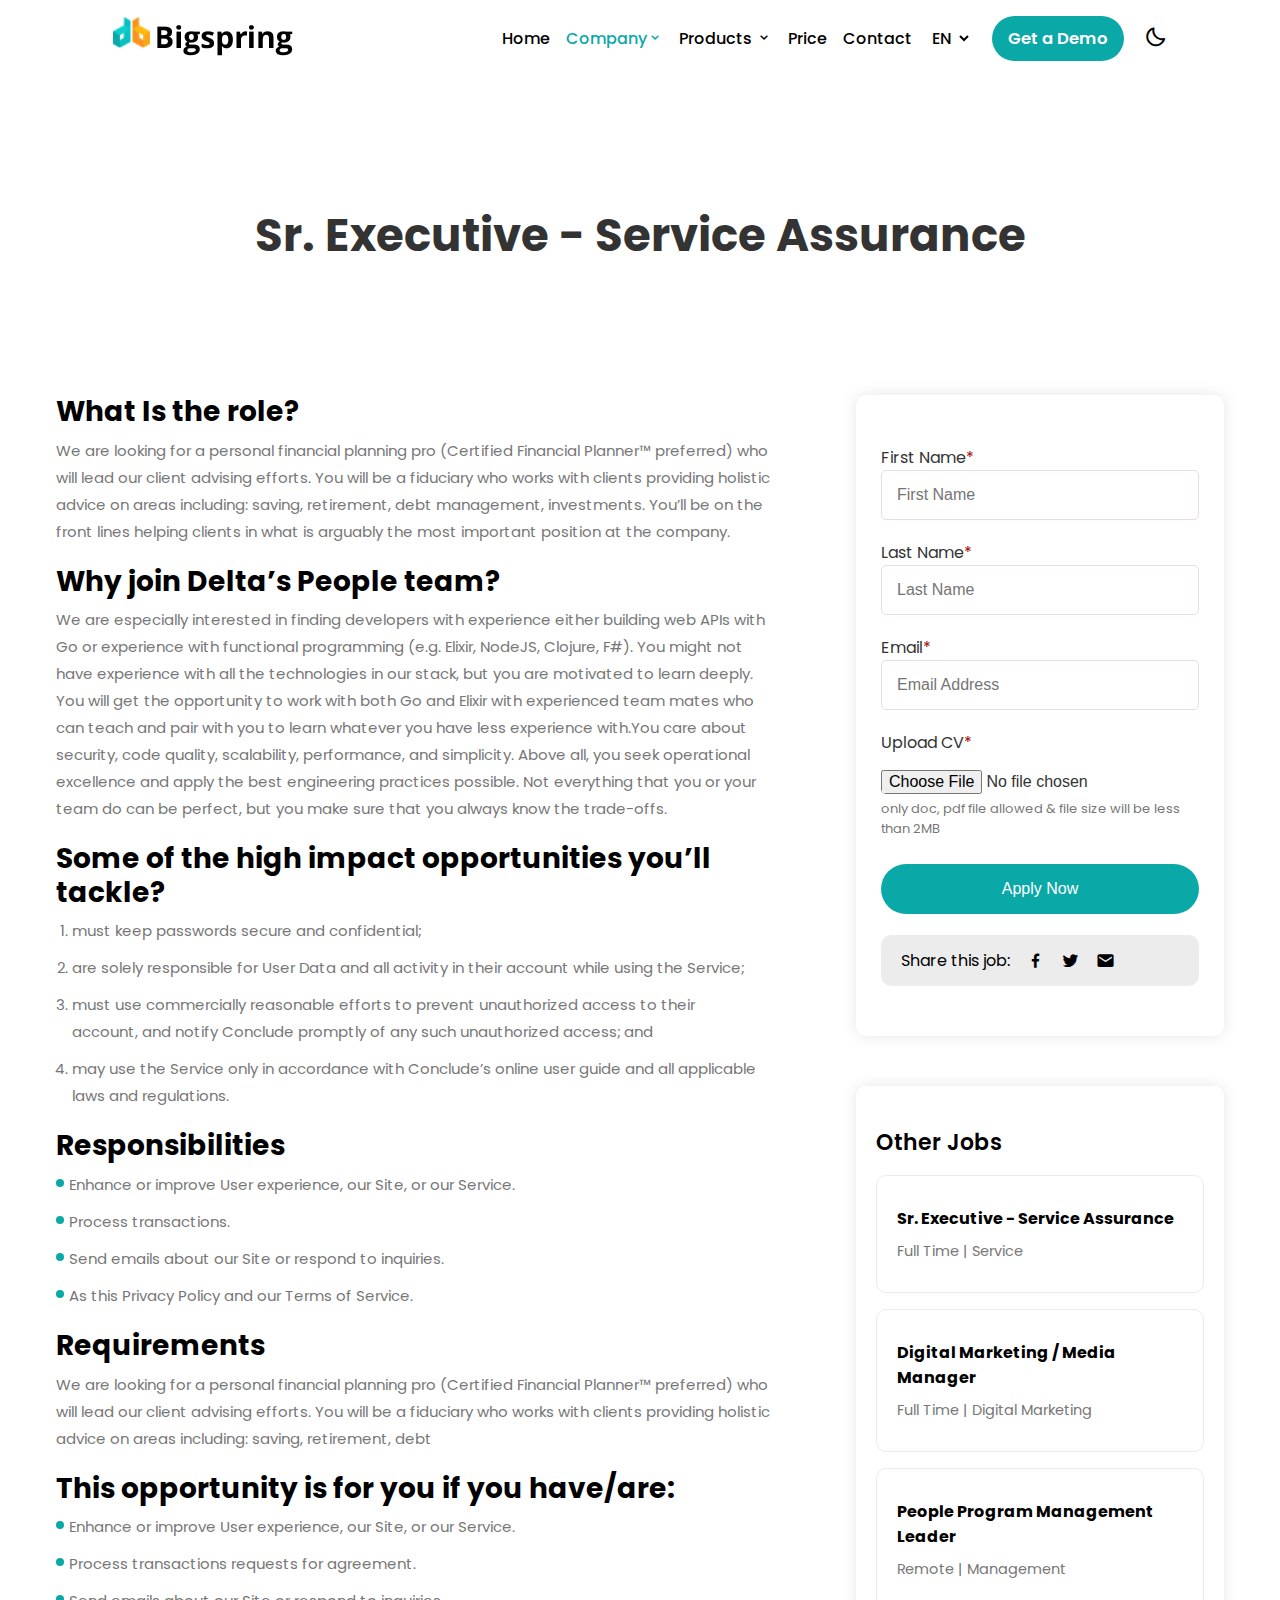
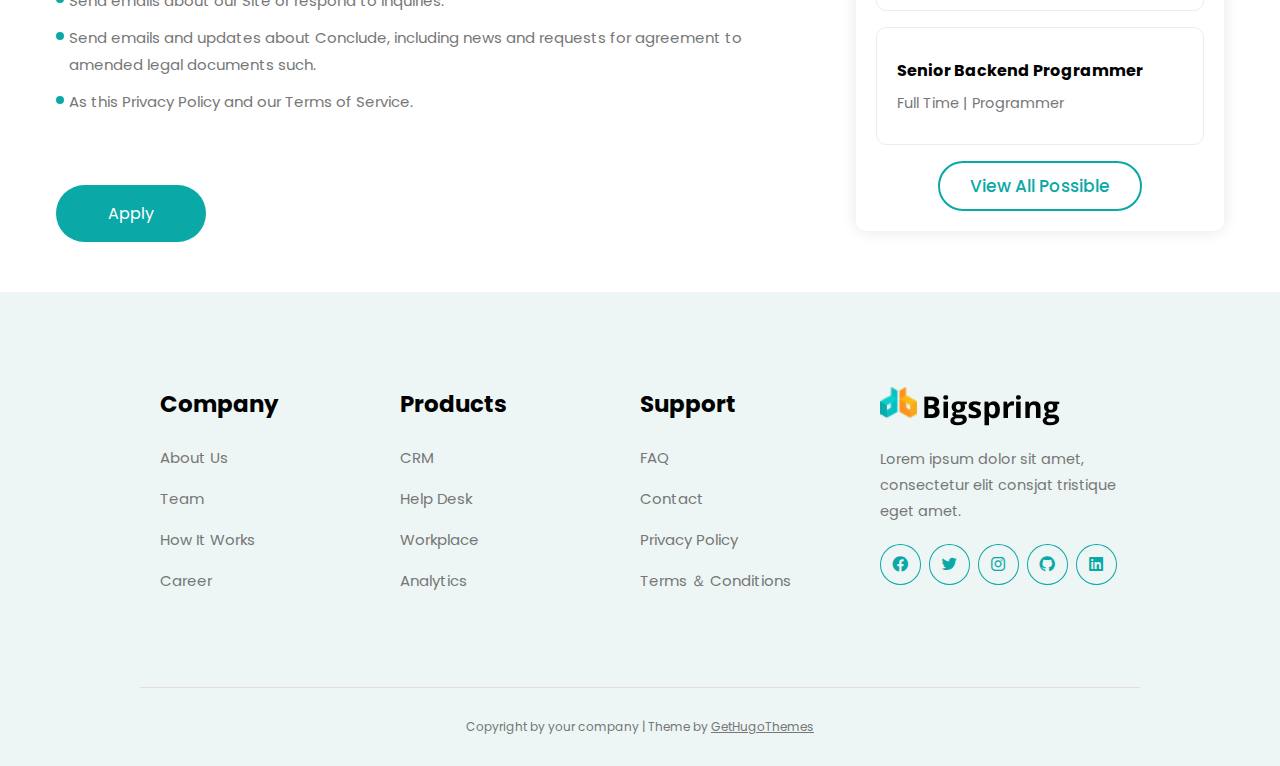
<file: career-details.html>
<!DOCTYPE html>
<html lang="en">
<head>
    <meta charset="UTF-8">
    <meta http-equiv="X-UA-Compatible" content="IE=edge">
    <meta name="viewport" content="width=device-width, initial-scale=1.0">
    <title>Bigspring</title>
    
    <!-- css link -->
    <link rel="stylesheet" href="styles.css" />
    <!-- font -->
    <link
      href="https://unpkg.com/boxicons@2.1.4/css/boxicons.min.css"
      rel="stylesheet"
    />
</head>
<body>
     <!-- ----------------------- header--------------------------- -->
     <header>
        <div class="nav-containner">
          <!-- -------------------navigation bar ---------------- -->
          <nav class="top-bar flex">
            <!-- <div class ="flex-row"></div> -->
            <!-- logo  -->
            <div class="logo-container flex">
              <a href="#"><img src="Asset/bigspring.webp" alt="logo" /></a>
              <div class="sub-menuTopBar flex">
                <!-- language menu -->
                <select name="Language" id="lang">
                  <option value="English" selected>EN</option>
                  <option value="France">FR</option>
                  <option value="Chainess">CN</option>
                </select>
                <!-- menu -->
                <div class="menu-containner"><i class="bx bx-menu"></i></div>
                <!-- mode btn -->
                <div class="mode-btn"><i class="bx bx-moon"></i></div>
              </div>
            </div>
            <div class="main-menuContainer">
              <ul class="menuLinks-container">
                <li class="menuLink"><a href="index.html" class="link">Home</a></li>
  
                <li class="menuLink">
                  <a href="#" class="link active"
                    >Company<i class="bx bx-chevron-down"></i
                  ></a>
                  <ul class="subMenuLinks hidden">
                    <li><a href="about.html">About</a></li>
                    <li><a href="team.html">Team</a></li>
                    <li><a href="how-it-works.html">How It Works</a></li>
                    <li><a class="active" href="career.html">Career</a></li>
                  </ul>
                </li>
  
                <li class="menuLink">
                  <a href="#" class="link">
                    Products <i class="bx bx-chevron-down"></i
                  ></a>
                  <ul class="subMenuLinks hidden">
                    <li>
                      <a href="#" class="produtslink crm">
                        <div class="icon"><i class="bx bxs-group"></i></div>
                        <div class="info">
                          <p class="productName">CRM</p>
                          <p class="productInfo">
                            convert leads and close sales deals faster
                          </p>
                        </div>
                      </a>
                    </li>
                    <li>
                      <a href="#" class="produtslink help-desk">
                        <div class="icon"><i class="bx bxs-cube-alt"></i></div>
                        <div class="info">
                          <p class="productName">Help Desk</p>
                          <p class="productInfo">
                            convert leads and close sales deals faster
                          </p>
                        </div>
                      </a>
                    </li>
                    <li>
                      <a href="#" class="produtslink work-place">
                        <div class="icon">
                          <i class="bx bxs-briefcase-alt-2"></i>
                        </div>
                        <div class="info">
                          <p class="productName">Workplace</p>
                          <p class="productInfo">
                            Application built to improve productivity
                          </p>
                        </div>
                      </a>
                    </li>
                    <li>
                      <a href="#" class="produtslink analytic">
                        <div class="icon"><i class="bx bx-line-chart"></i></div>
                        <div class="info">
                          <p class="productName">Analytics</p>
                          <p class="productInfo">
                            Create custom reposts from any data set.
                          </p>
                        </div>
                      </a>
                    </li>
                    <li>
                      <a href="#" class="produtslink">
                        <div class="icon arrow">
                          <i class="bx bx-right-arrow-alt"></i>
                        </div>
                        <p class="productName">View all Product</p>
                      </a>
                    </li>
                  </ul>
                </li>
  
                <li class="menuLink">
                  <a href="price.html" class="link"
                    >Price</a>
                 
                </li>
  
                <li class="menuLink"><a href="contactUs.html" class="link">Contact</a></li>
              </ul>
              <div class="flex">
                <select name="Language" id="lang" class="hidden">
                  <option value="English" selected>EN</option>
                  <option value="France">FR</option>
                  <option value="Chainess">CN</option>
                </select>
                <button class="demoBtn">Get a Demo</button>
                <div class="mode-btn hidden btn"><i class="bx bx-moon"></i></div>
              </div>
            </div>
          </nav>
          <!-- *-------------------navigation bar ----------------* -->
        </div>
      </header>
      <main>
        <section class="careerDetailTopSection top-section">
            <h1 id="jobTitle">Sr. Executive - Service Assurance</h1>
        </section>
        <section class="careerInfo">
            <section class="jobInfoContainner">
                <article class="jobInfo">
                    <h2>What Is the role?</h2>
                    <p id="jobRole">We are looking for a personal financial planning pro (Certified Financial Planner™ preferred) who will lead our client advising efforts. You will be a fiduciary who works with clients providing holistic advice on areas including: saving, retirement, debt management, investments. You’ll be on the front lines helping clients in what is arguably the most important position at the company.</p>
                </article>
                <article class="jobInfo">
                    <h2>Why join Delta’s People team?</h2>
                    <p id="whyJoinDalta">We are especially interested in finding developers with experience either building web APIs with Go or experience with functional programming (e.g. Elixir, NodeJS, Clojure, F#). You might not have experience with all the technologies in our stack, but you are motivated to learn deeply. You will get the opportunity to work with both Go and Elixir with experienced team mates who can teach and pair with you to learn whatever you have less experience with.You care about security, code quality, scalability, performance, and simplicity. Above all, you seek operational excellence and apply the best engineering practices possible. Not everything that you or your team do can be perfect, but you make sure that you always know the trade-offs.</p>
                </article>
                <article class="jobInfo">
                    <h2>Some of the high impact opportunities you’ll tackle?</h2>
                    <ol class="listOfJob">
                        <li> must keep passwords secure and confidential;</li>
                        <li>are solely responsible for User Data and all activity in their account while using the Service;</li>
                        <li>must use commercially reasonable efforts to prevent unauthorized access to their account, and notify Conclude promptly of any such unauthorized access; and</li>
                        <li>may use the Service only in accordance with Conclude’s online user guide and all applicable laws and regulations.</li>
                    </ol>
                    
                </article>
                <article class="jobInfo">
                    <h2>Responsibilities</h2>
                    <ul class="jobResponsibilities">
                        <li><div class="dics"></div> Enhance or improve User experience, our Site, or our Service.</li>
                        <li><div class="dics"></div>Process transactions.</li>
                        <li><div class="dics"></div>Send emails about our Site or respond to inquiries.</li>
                        <li><div class="dics"></div>As this Privacy Policy and our Terms of Service.</li>
                    </ul>
                </article>
                <article class="jobInfo">
                    <h2>Requirements</h2>
                    <p>We are looking for a personal financial planning pro (Certified Financial Planner™ preferred) who will lead our client advising efforts. You will be a fiduciary who works with clients providing holistic advice on areas including: saving, retirement, debt</p>
                </article>
                <article class="jobInfo">
                    <h2>This opportunity is for you if you have/are:</h2>
                    <ul class="jobRelation">
                        <li><div class="dics"></div>Enhance or improve User experience, our Site, or our Service.</li>
                        <li><div class="dics"></div>Process transactions requests for agreement.</li>
                        <li><div class="dics"></div>Send emails about our Site or respond to inquiries.</li>
                        <li><div class="dics"></div>Send emails and updates about Conclude, including news and requests for agreement to amended legal documents such.</li>
                        <li><div class="dics"></div>As this Privacy Policy and our Terms of Service.</li>
                    </ul>
                </article>

                <a href="#"><div class="appybtn btns">Apply</div></a>
            </section>
            <section class="form-sections">
                <article class="job-form">
                    <form action="#">
                        <div class="input">
                            <label for="applicantFirstName">First Name<span class="import-input">*</span></label>
                            <input id="applicantFirstName" required type="text" placeholder="First Name">
                        </div>
                        <div class="input">
                            <label for="applicantLastName">Last Name<span class="import-input">*</span></label>
                            <input id="applicantLastName" required type="text"placeholder="Last Name">
                        </div>
                        <div class="input">
                            <label for="applicantEmail">Email<span class="import-input">*</span></label>
                            <input id="applicantEmail" required type="email"placeholder="Email Address" name="Applicant Email">
                        </div>
                        <div class="input">
                          <label for="applicantDocument">Upload CV<span class="import-input">*</span></label>
                          <input id="applicantDocument" required type="file" name="resume" placeholder="Email Address">
                          <p class="typeOfDoc">only doc, pdf file allowed & file size will be less than 2MB</p>
                      </div>
                      <button type="submit" class="appybtn btns">Apply Now</button>
                    </form>
                    <div class="share">
                      <p>Share this job:</p>
                      <i class='bx bxl-facebook'></i>
                      <i class='bx bxl-twitter'></i>
                      <i class='bx bxs-envelope'></i>
                    </div>
                </article>
                <article class="other-avaliableJob careerCards">
                  <h2>Other Jobs</h2>
                  <a href="career-details.html">
                    <article class="careercard">
                      <h3 class="typeWork">Sr. Executive - Service Assurance</h3>
                      <p>Full Time | Service</p>
                      
                    </article>
                  </a>
          
                  <a href="career-details.html">
                  
                  <article class="careercard">
                    <h3 class="typeWork">Digital Marketing / Media Manager</h3>
                    <p>Full Time | Digital Marketing</p>
                    
                  </article>
                  </a>
                  <a href="career-details.html">
          
                  <article class="careercard">
                    <h3 class="typeWork">People Program Management Leader</h3>
                    <p>Remote | Management</p>
                  </article>
                  </a>
                  <a href="career-details.html">
                    <article class="careercard">
                      <h3 class="typeWork">Senior Backend Programmer</h3>
                      <p>Full Time | Programmer</p>
                    </article>
                    </a>
                    <a href="career.html" class="careerAllBtn">View All Possible</a>
                </article>
            </section>
        </section>
      </main>
       <!--  --------------------------------Footer-------------------------------  -->
    <footer>
      <section class="footer">
        <article class="footer-link-containner">
          <h5>Company</h5>
          <ul class="footer-links">
            <li><a href="about.html">About Us</a></li>
            <li><a href="team.html">Team</a></li>
            <li><a href="how-it-works.html">How It Works</a></li>
            <li><a href="career.html">Career</a></li>

            
          </ul>
        </article>
        <article class="footer-link-containner">
          <h5>Products</h5>
          <ul class="footer-links">
            <li><a href="#">CRM</a></li>
            <li><a href="#">Help Desk</a></li>
            <li><a href="#">Workplace</a></li>
            <li><a href="#">Analytics</a></li>

            
          </ul>
        </article>
        <article class="footer-link-containner">
          <h5>Support</h5>
          <ul class="footer-links">
            <li><a href="price.html#FAQ">FAQ</a></li>
            <li><a href="contactUs.html">Contact</a></li>
            <li><a href="#">Privacy Policy</a></li>
            <li><a href="#">Terms ＆ Conditions</a></li>
          </ul>
        </article>
        <article class="footer-link-containner">
          <a href="#"class="company-logo"><img src="Asset/bigspring.webp" alt="company logo"></a>
          
          <p>Lorem ipsum dolor sit amet, consectetur elit consjat tristique eget amet.</p>
          <div class="social-container">
            <div class="logo-cirle">
              <a href="#"><i class='bx bxl-facebook-circle' ></i></a>
            </div>
            <div class="logo-cirle">
              <a href="#"><i class='bx bxl-twitter' ></i></a>
              
            </div>
            <div class="logo-cirle">
              <a href="#"><i class='bx bxl-instagram' ></i></a>
              
            </div>
            <div class="logo-cirle">
              <a href="#"><i class='bx bxl-github'></i></a>
              
            </div>
            <div class="logo-cirle">
              <a href="#"><i class='bx bxl-linkedin-square' ></i></a>
             
            </div>
          </div>
        </article>
      </section>
      <p class="copyright-text">Copyright by your company | Theme by <a href="#">GetHugoThemes</a>
        </p>
    </footer>
</body>
</html>
</file>
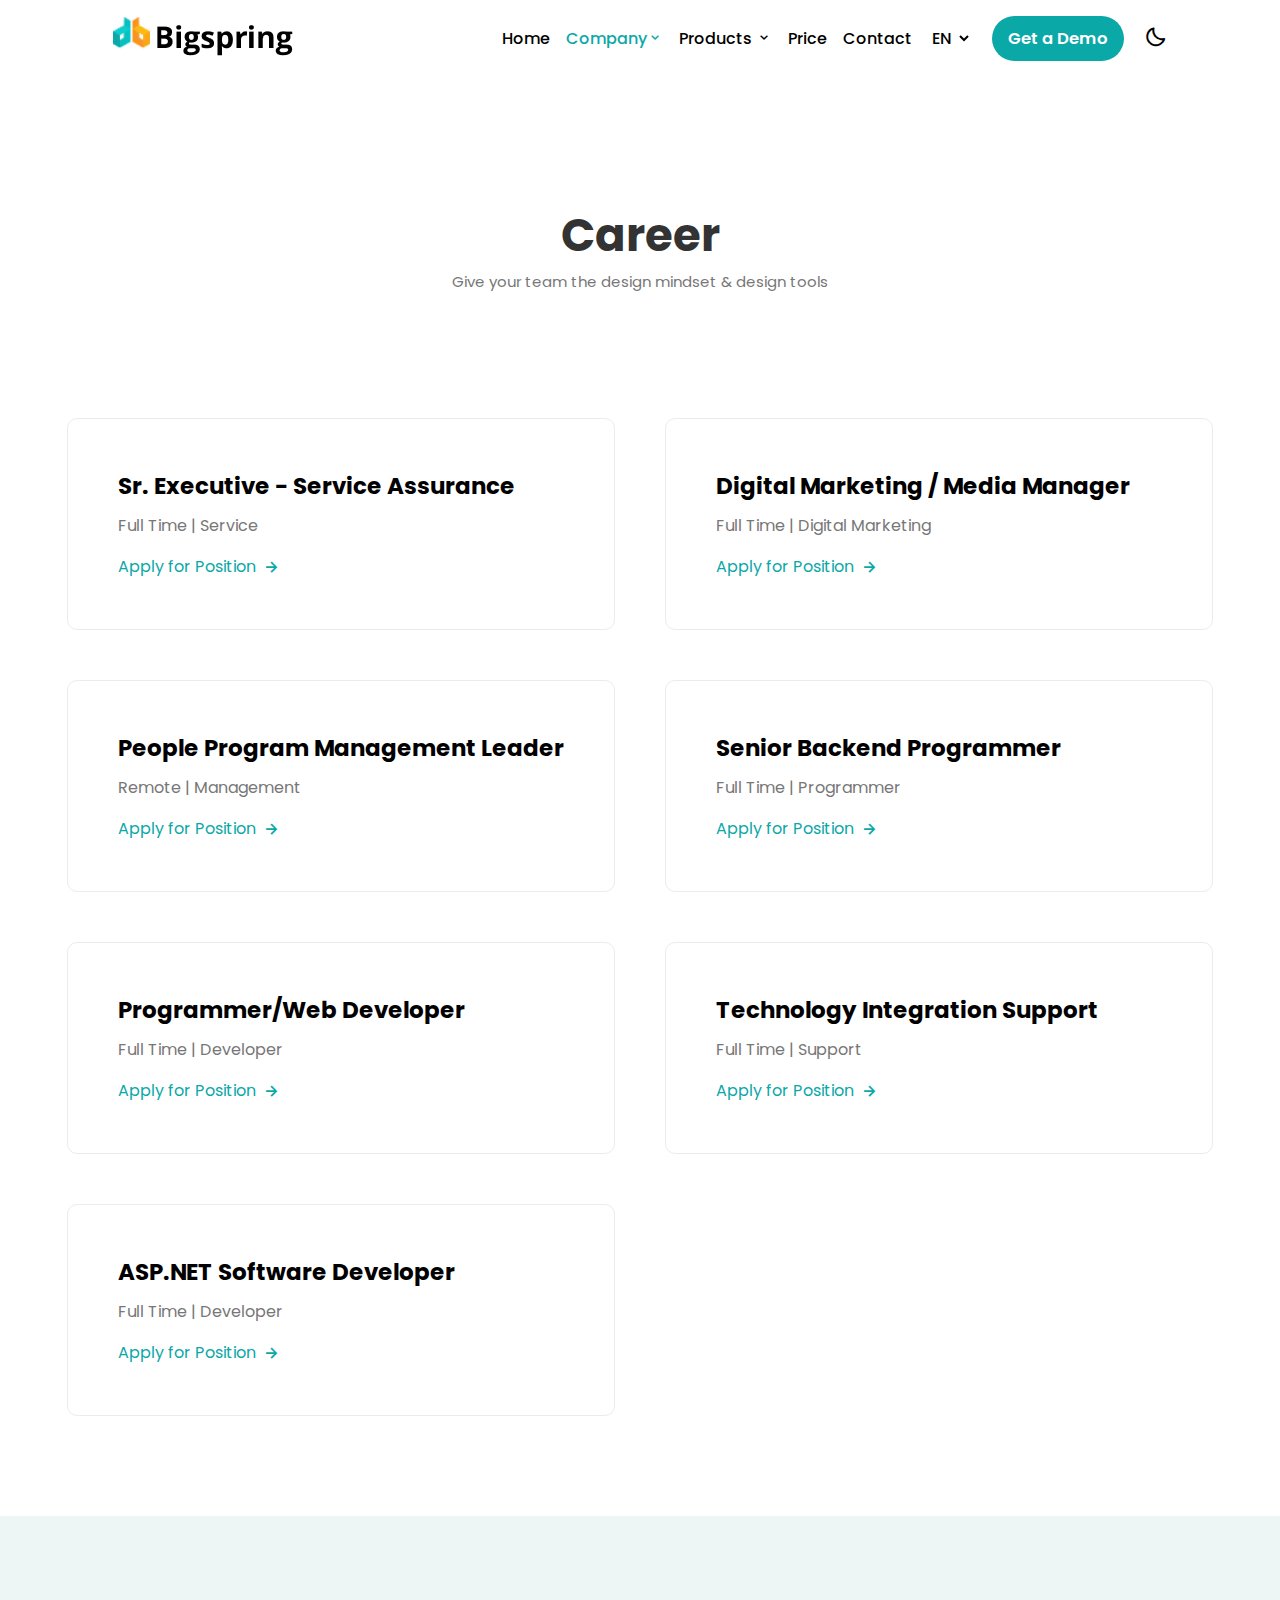
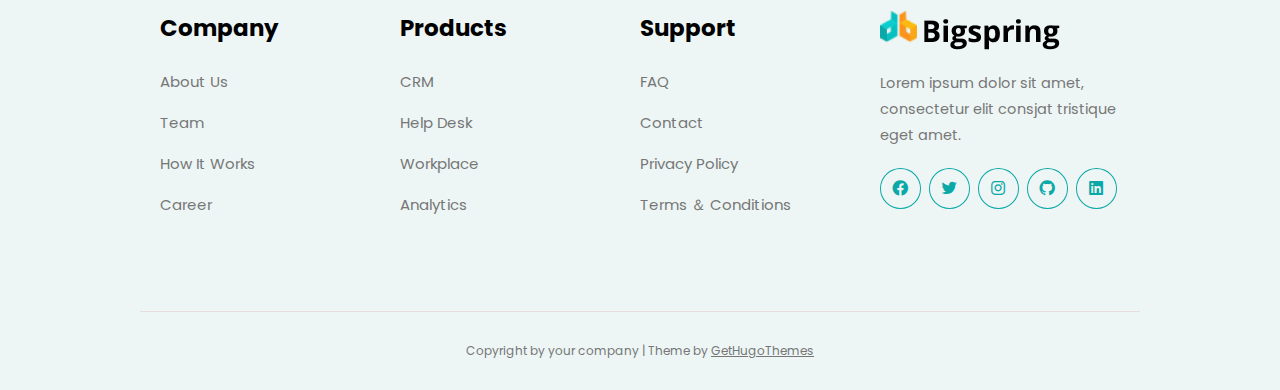
<file: career.html>
<!DOCTYPE html>
<html lang="en">
<head>
    <meta charset="UTF-8">
    <meta http-equiv="X-UA-Compatible" content="IE=edge">
    <meta name="viewport" content="width=device-width, initial-scale=1.0">
    <title>Bigspring</title>
    
    <!-- css link -->
    <link rel="stylesheet" href="styles.css" />
    <!-- font -->
    <link
      href="https://unpkg.com/boxicons@2.1.4/css/boxicons.min.css"
      rel="stylesheet"
    />
</head>
<body>
    <!-- ----------------------- header--------------------------- -->
    <header>
        <div class="nav-containner">
          <!-- -------------------navigation bar ---------------- -->
          <nav class="top-bar flex">
            <!-- <div class ="flex-row"></div> -->
            <!-- logo  -->
            <div class="logo-container flex">
              <a href="#"><img src="Asset/bigspring.webp" alt="logo" /></a>
              <div class="sub-menuTopBar flex">
                <!-- language menu -->
                <select name="Language" id="lang">
                  <option value="English" selected>EN</option>
                  <option value="France">FR</option>
                  <option value="Chainess">CN</option>
                </select>
                <!-- menu -->
                <div class="menu-containner"><i class="bx bx-menu"></i></div>
                <!-- mode btn -->
                <div class="mode-btn"><i class="bx bx-moon"></i></div>
              </div>
            </div>
            <div class="main-menuContainer">
              <ul class="menuLinks-container">
                <li class="menuLink"><a href="index.html" class="link">Home</a></li>
  
                <li class="menuLink">
                  <a href="#" class="link active"
                    >Company<i class="bx bx-chevron-down"></i
                  ></a>
                  <ul class="subMenuLinks hidden">
                    <li><a href="about.html">About</a></li>
                    <li><a href="team.html">Team</a></li>
                    <li><a href="how-it-works.html">How It Works</a></li>
                    <li><a class="active" href="career.html">Career</a></li>
                  </ul>
                </li>
  
                <li class="menuLink">
                  <a href="#" class="link">
                    Products <i class="bx bx-chevron-down"></i
                  ></a>
                  <ul class="subMenuLinks hidden">
                    <li>
                      <a href="#" class="produtslink crm">
                        <div class="icon"><i class="bx bxs-group"></i></div>
                        <div class="info">
                          <p class="productName">CRM</p>
                          <p class="productInfo">
                            convert leads and close sales deals faster
                          </p>
                        </div>
                      </a>
                    </li>
                    <li>
                      <a href="#" class="produtslink help-desk">
                        <div class="icon"><i class="bx bxs-cube-alt"></i></div>
                        <div class="info">
                          <p class="productName">Help Desk</p>
                          <p class="productInfo">
                            convert leads and close sales deals faster
                          </p>
                        </div>
                      </a>
                    </li>
                    <li>
                      <a href="#" class="produtslink work-place">
                        <div class="icon">
                          <i class="bx bxs-briefcase-alt-2"></i>
                        </div>
                        <div class="info">
                          <p class="productName">Workplace</p>
                          <p class="productInfo">
                            Application built to improve productivity
                          </p>
                        </div>
                      </a>
                    </li>
                    <li>
                      <a href="#" class="produtslink analytic">
                        <div class="icon"><i class="bx bx-line-chart"></i></div>
                        <div class="info">
                          <p class="productName">Analytics</p>
                          <p class="productInfo">
                            Create custom reposts from any data set.
                          </p>
                        </div>
                      </a>
                    </li>
                    <li>
                      <a href="#" class="produtslink">
                        <div class="icon arrow">
                          <i class="bx bx-right-arrow-alt"></i>
                        </div>
                        <p class="productName">View all Product</p>
                      </a>
                    </li>
                  </ul>
                </li>
  
                <li class="menuLink">
                  <a href="#" class="link"
                    ><p>Price</p></a>
                  
                </li>
  
                <li class="menuLink"><a href="contactUs.html" class="link">Contact</a></li>
              </ul>
              <div class="flex">
                <select name="Language" id="lang" class="hidden">
                  <option value="English" selected>EN</option>
                  <option value="France">FR</option>
                  <option value="Chainess">CN</option>
                </select>
                <button class="demoBtn">Get a Demo</button>
                <div class="mode-btn hidden btn"><i class="bx bx-moon"></i></div>
              </div>
            </div>
          </nav>
          <!-- *-------------------navigation bar ----------------* -->
        </div>
      </header>
      <!-- *----------------------- header end---------------------------* -->
      <main>
        <section class="careerTopSection top-section">
          <h1>Career</h1>
          <p>Give your team the design mindset & design tools</p>
      </section>
      <!-- jobs section -->
      <section class="careerCards">
        <a href="career-details.html">
          <article class="careercard">
            <h3 class="typeWork">Sr. Executive - Service Assurance</h3>
            <p>Full Time | Service</p>
            <p class="applyPosition">Apply for Position <i class='bx bx-right-arrow-alt'></i></p>
          </article>
        </a>

        <a href="career-details.html">
        
        <article class="careercard">
          <h3 class="typeWork">Digital Marketing / Media Manager</h3>
          <p>Full Time | Digital Marketing</p>
          <p class="applyPosition">Apply for Position <i class='bx bx-right-arrow-alt'></i></p>
        </article>
        </a>
        <a href="career-details.html">

        <article class="careercard">
          <h3 class="typeWork">People Program Management Leader</h3>
          <p>Remote | Management</p>
          <p class="applyPosition">Apply for Position <i class='bx bx-right-arrow-alt'></i></p>
        </article>
        </a>
        <a href="career-details.html">

        <article class="careercard">
          <h3 class="typeWork">Senior Backend Programmer</h3>
          <p>Full Time | Programmer</p>
          <p class="applyPosition">Apply for Position <i class='bx bx-right-arrow-alt'></i></p>
        </article>
        </a>
        <a href="career-details.html">

        <article class="careercard">
          <h3 class="typeWork">Programmer/Web Developer</h3>
          <p>Full Time | Developer</p>
          <p class="applyPosition">Apply for Position <i class='bx bx-right-arrow-alt'></i></p>
        </article>
        </a>
        <a href="career-details.html">

        <article class="careercard">
          <h3 class="typeWork">Technology Integration Support</h3>
          <p>Full Time | Support</p>
          <p class="applyPosition">Apply for Position <i class='bx bx-right-arrow-alt'></i></p>
        </article>
        </a>
        <a href="career-details.html">

        <article class="careercard">
          <h3 class="typeWork">ASP.NET Software Developer</h3>
          <p>Full Time | Developer</p>
          <p class="applyPosition">Apply for Position <i class='bx bx-right-arrow-alt'></i></p>
        </article>
        </a>
      </section>
      </main>
      <!--  --------------------------------Footer-------------------------------  -->
    <footer>
      <section class="footer">
        <article class="footer-link-containner">
          <h5>Company</h5>
          <ul class="footer-links">
            <li><a href="about.html">About Us</a></li>
            <li><a href="team.html">Team</a></li>
            <li><a href="how-it-works.html">How It Works</a></li>
            <li><a href="#">Career</a></li>

            
          </ul>
        </article>
        <article class="footer-link-containner">
          <h5>Products</h5>
          <ul class="footer-links">
            <li><a href="#">CRM</a></li>
            <li><a href="#">Help Desk</a></li>
            <li><a href="#">Workplace</a></li>
            <li><a href="#">Analytics</a></li>

            
          </ul>
        </article>
        <article class="footer-link-containner">
          <h5>Support</h5>
          <ul class="footer-links">
            <li><a href="price.html#FAQ">FAQ</a></li>
            <li><a href="contactUs.html">Contact</a></li>
            <li><a href="#">Privacy Policy</a></li>
            <li><a href="#">Terms ＆ Conditions</a></li>
          </ul>
        </article>
        <article class="footer-link-containner">
          <a href="#"class="company-logo"><img src="Asset/bigspring.webp" alt="company logo"></a>
          
          <p>Lorem ipsum dolor sit amet, consectetur elit consjat tristique eget amet.</p>
          <div class="social-container">
            <div class="logo-cirle">
              <a href="#"><i class='bx bxl-facebook-circle' ></i></a>
            </div>
            <div class="logo-cirle">
              <a href="#"><i class='bx bxl-twitter' ></i></a>
              
            </div>
            <div class="logo-cirle">
              <a href="#"><i class='bx bxl-instagram' ></i></a>
              
            </div>
            <div class="logo-cirle">
              <a href="#"><i class='bx bxl-github'></i></a>
              
            </div>
            <div class="logo-cirle">
              <a href="#"><i class='bx bxl-linkedin-square' ></i></a>
             
            </div>
          </div>
        </article>
      </section>
      <p class="copyright-text">Copyright by your company | Theme by <a href="#">GetHugoThemes</a>
        </p>
    </footer>

</body>
</html>
</file>
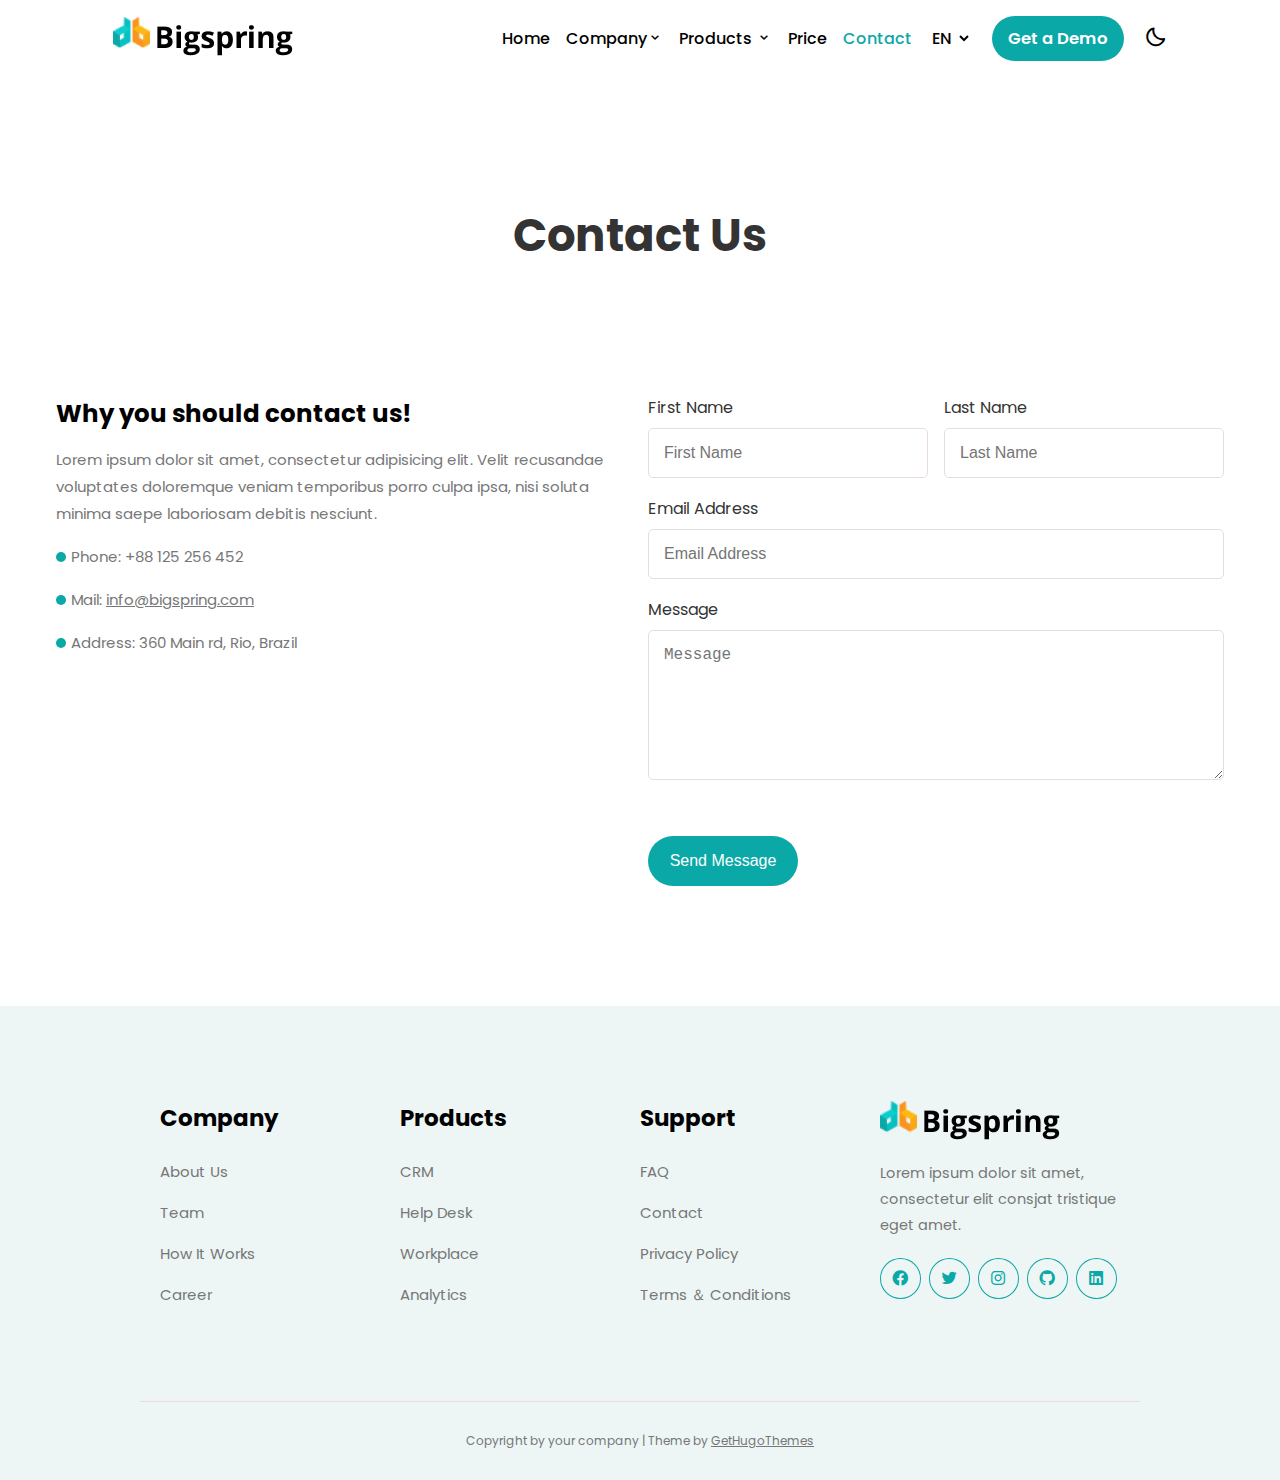
<file: contactUs.html>
<!DOCTYPE html>
<html lang="en">
  <head>
    <meta charset="UTF-8" />
    <meta http-equiv="X-UA-Compatible" content="IE=edge" />
    <meta name="viewport" content="width=device-width, initial-scale=1.0" />
    <title>bigspring</title>
    <link rel="stylesheet" href="styles.css" />
    <!-- font -->
    <link
      href="https://unpkg.com/boxicons@2.1.4/css/boxicons.min.css"
      rel="stylesheet"
    />
  </head>
  <body>
    <!-- ----------------------- header--------------------------- -->
    <header>
      <div class="nav-containner">
        <!-- -------------------navigation bar ---------------- -->
        <nav class="top-bar flex">
          <!-- <div class ="flex-row"></div> -->
          <!-- logo  -->
          <div class="logo-container flex">
            <a href="#"><img src="Asset/bigspring.webp" alt="logo" /></a>
            <div class="sub-menuTopBar flex">
              <!-- language menu -->
              <select name="Language" id="lang">
                <option value="English" selected>EN</option>
                <option value="France">FR</option>
                <option value="Chainess">CN</option>
              </select>
              <!-- menu -->
              <div class="menu-containner"><i class="bx bx-menu"></i></div>
              <!-- mode btn -->
              <div class="mode-btn"><i class="bx bx-moon"></i></div>
            </div>
          </div>
          <div class="main-menuContainer">
            <ul class="menuLinks-container">
              <li class="menuLink">
                <a href="index.html" class="link">Home</a>
              </li>

              <li class="menuLink">
                <a href="#" class="link"
                  >Company<i class="bx bx-chevron-down"></i
                ></a>
                <ul class="subMenuLinks hidden">
                  <li><a href="about.html">About</a></li>
                  <li><a href="team.html">Team</a></li>
                  <li><a href="how-it-works.html">How It Works</a></li>
                  <li><a href="career.html">Career</a></li>
                </ul>
              </li>

              <li class="menuLink">
                <a href="#" class="link">
                  Products <i class="bx bx-chevron-down"></i
                ></a>
                <ul class="subMenuLinks hidden">
                  <li>
                    <a href="#" class="produtslink crm">
                      <div class="icon"><i class="bx bxs-group"></i></div>
                      <div class="info">
                        <p class="productName">CRM</p>
                        <p class="productInfo">
                          convert leads and close sales deals faster
                        </p>
                      </div>
                    </a>
                  </li>
                  <li>
                    <a href="#" class="produtslink help-desk">
                      <div class="icon"><i class="bx bxs-cube-alt"></i></div>
                      <div class="info">
                        <p class="productName">Help Desk</p>
                        <p class="productInfo">
                          convert leads and close sales deals faster
                        </p>
                      </div>
                    </a>
                  </li>
                  <li>
                    <a href="#" class="produtslink work-place">
                      <div class="icon">
                        <i class="bx bxs-briefcase-alt-2"></i>
                      </div>
                      <div class="info">
                        <p class="productName">Workplace</p>
                        <p class="productInfo">
                          Application built to improve productivity
                        </p>
                      </div>
                    </a>
                  </li>
                  <li>
                    <a href="#" class="produtslink analytic">
                      <div class="icon"><i class="bx bx-line-chart"></i></div>
                      <div class="info">
                        <p class="productName">Analytics</p>
                        <p class="productInfo">
                          Create custom reposts from any data set.
                        </p>
                      </div>
                    </a>
                  </li>
                  <li>
                    <a href="#" class="produtslink">
                      <div class="icon arrow">
                        <i class="bx bx-right-arrow-alt"></i>
                      </div>
                      <p class="productName">View all Product</p>
                    </a>
                  </li>
                </ul>
              </li>

              <li class="menuLink">
                <a href="price.html" class="link"
                  >Price</a>
               
              </li>

              <li class="menuLink">
                <a href="contactUs.html" class="link active">Contact</a>
              </li>
            </ul>
            <div class="flex">
              <select name="Language" id="lang" class="hidden">
                <option value="English" selected>EN</option>
                <option value="France">FR</option>
                <option value="Chainess">CN</option>
              </select>
              <button class="demoBtn">Get a Demo</button>
              <div class="mode-btn hidden btn"><i class="bx bx-moon"></i></div>
            </div>
          </div>
        </nav>
        <!-- *-------------------navigation bar ----------------* -->
      </div>
    </header>
    <!-- ----------------------------------main------------------------------ -->
    <main>
      <section class="top-section">
        <h1>Contact Us</h1>
      </section>
      <section class="contactUsForm-section">
        <article class="whyContact-container">
          <h4>Why you should contact us!</h4>
          <p>
            Lorem ipsum dolor sit amet, consectetur adipisicing elit. Velit
            recusandae voluptates doloremque veniam temporibus porro culpa ipsa,
            nisi soluta minima saepe laboriosam debitis nesciunt.
          </p>
          <div class="contact-info">
            <div class="info">
              <div class="dot"></div>
              <p>Phone: +88 125 256 452</p>
            </div>
            <div class="info">
              <div class="dot"></div>
              <p>
                Mail:
                <a href="mailto:Mail:info@bigspring.com">info@bigspring.com</a>
              </p>
            </div>
            <div class="info">
              <div class="dot"></div>
              <p>Address: 360 Main rd, Rio, Brazil</p>
            </div>
          </div>
        </article>
        <form class="contactUs-form" action="">
          <div class="inline-container">
            <div class="input">
              <label for="contactFirstName">First Name</label>
              <input
                type="text"
                required
                id="contactFirstName"
                placeholder="First Name"
                name="first Name"
                minlength="2"
                maxlength="50"
              />
            </div>
            <div class="input">
              <label for="contactLastName">Last Name</label>
              <input
                type="text"
                required
                id="contactLastName"
                placeholder="Last Name"
                name="last Name"
                minlength="2"
                maxlength="50"
              />
            </div>
          </div>
          <div class="input">
            <label for="contactUserEmail">Email Address</label>
            <input
              type="email"
              required
              id="contactUserEmail"
              placeholder="Email Address"
              name="email"
              maxlength="100"
            />
          </div>
          <div class="input">
            <label for="contactMessage">Message</label>
            <textarea
              name="contactMessage"
              id="contactMessage"
              placeholder="Message"
              cols="30"
              rows="10"
            ></textarea>
          </div>
          <button class="contactUs-btn btns" type="submit">Send Message</button>
        </form>
      </section>
    </main>
    <!--  --------------------------------Footer-------------------------------  -->
    <footer>
      <section class="footer">
        <article class="footer-link-containner">
          <h5>Company</h5>
          <ul class="footer-links">
            <li><a href="about.html">About Us</a></li>
            <li><a href="team.html">Team</a></li>
            <li><a href="how-it-works.html">How It Works</a></li>
            <li><a href="career.html">Career</a></li>
          </ul>
        </article>
        <article class="footer-link-containner">
          <h5>Products</h5>
          <ul class="footer-links">
            <li><a href="#">CRM</a></li>
            <li><a href="#">Help Desk</a></li>
            <li><a href="#">Workplace</a></li>
            <li><a href="#">Analytics</a></li>
          </ul>
        </article>
        <article class="footer-link-containner">
          <h5>Support</h5>
          <ul class="footer-links">
            <li><a href="price.html#FAQ">FAQ</a></li>
            <li><a href="#">Contact</a></li>
            <li><a href="privacy.html">Privacy Policy</a></li>
            <li><a href="termAndCondition.html">Terms ＆ Conditions</a></li>
          </ul>
        </article>
        <article class="footer-link-containner">
          <a href="#" class="company-logo"
            ><img src="Asset/bigspring.webp" alt="company logo"
          /></a>

          <p>
            Lorem ipsum dolor sit amet, consectetur elit consjat tristique eget
            amet.
          </p>
          <div class="social-container">
            <div class="logo-cirle">
              <a href="#"><i class="bx bxl-facebook-circle"></i></a>
            </div>
            <div class="logo-cirle">
              <a href="#"><i class="bx bxl-twitter"></i></a>
            </div>
            <div class="logo-cirle">
              <a href="#"><i class="bx bxl-instagram"></i></a>
            </div>
            <div class="logo-cirle">
              <a href="#"><i class="bx bxl-github"></i></a>
            </div>
            <div class="logo-cirle">
              <a href="#"><i class="bx bxl-linkedin-square"></i></a>
            </div>
          </div>
        </article>
      </section>
      <p class="copyright-text">
        Copyright by your company | Theme by <a href="#">GetHugoThemes</a>
      </p>
    </footer>
    <!-- js link -->
    <script src="js/app.js"></script>
  </body>
</html>
</file>
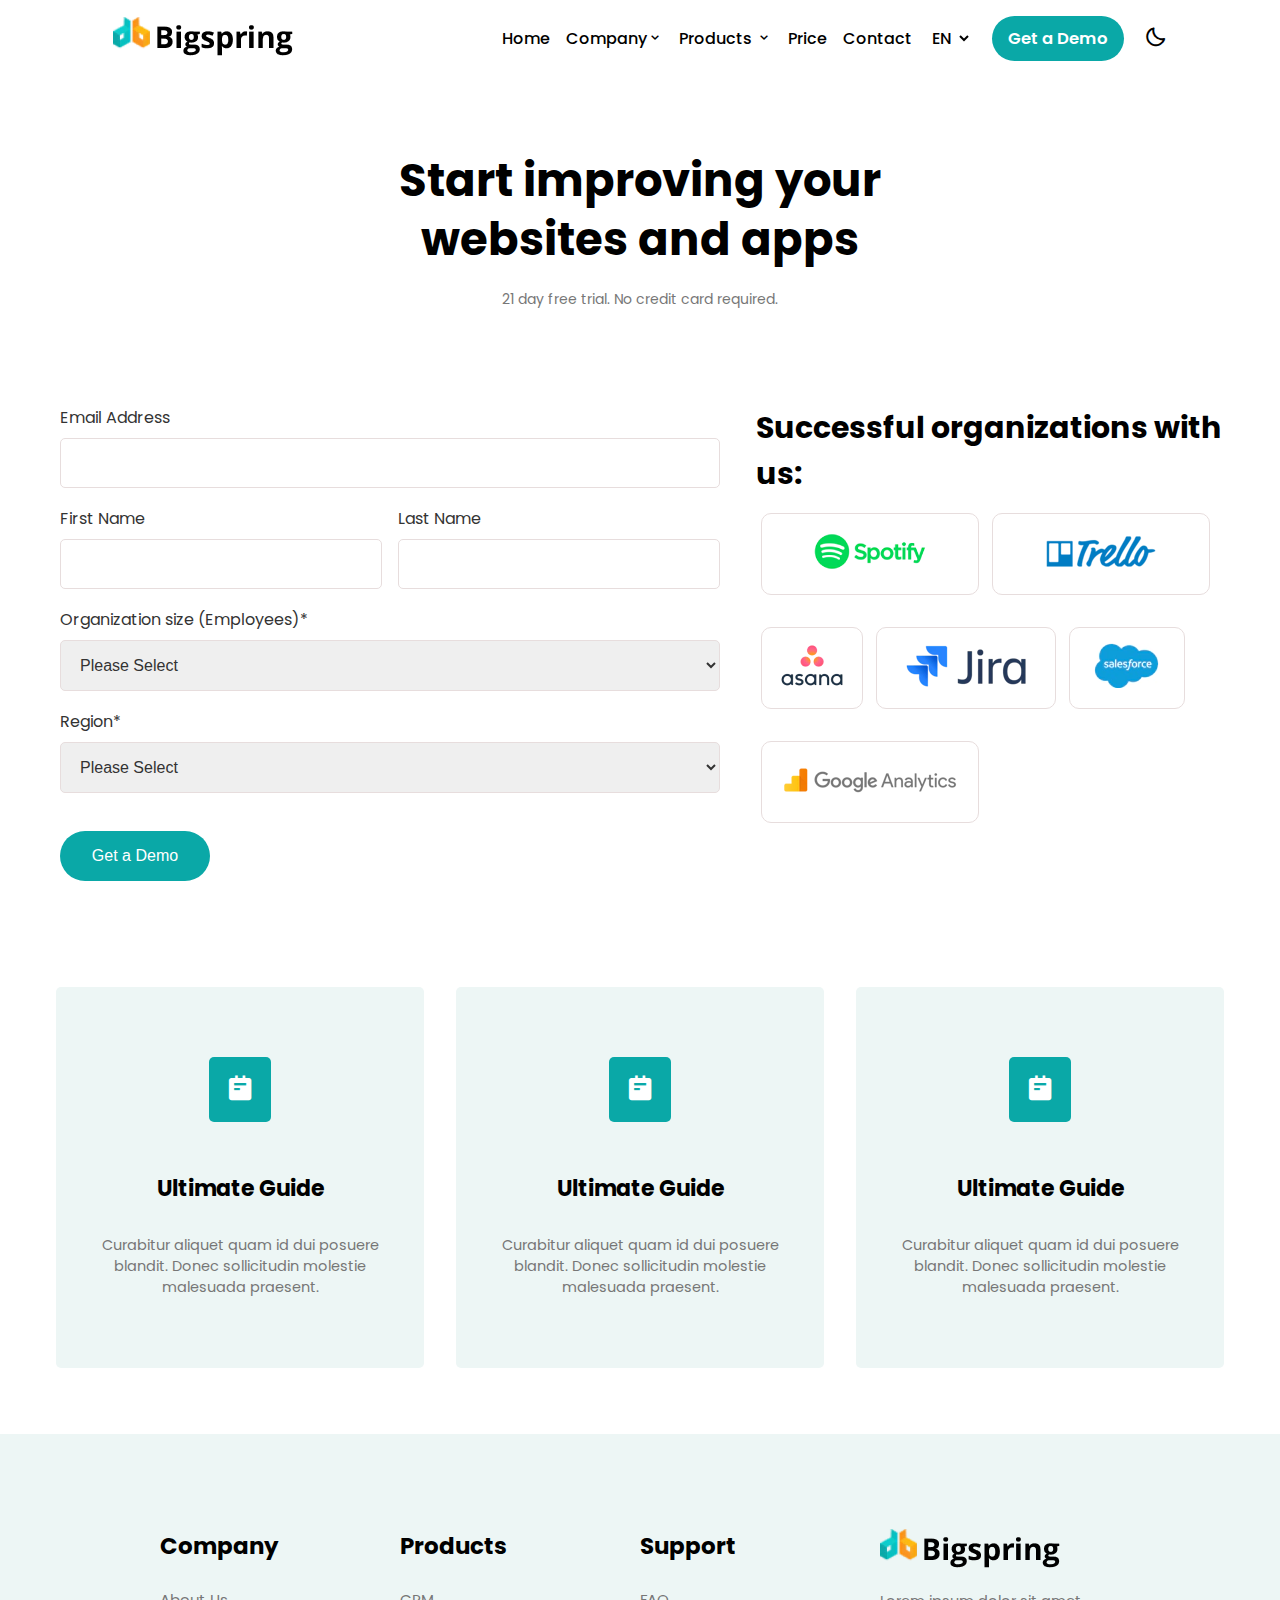
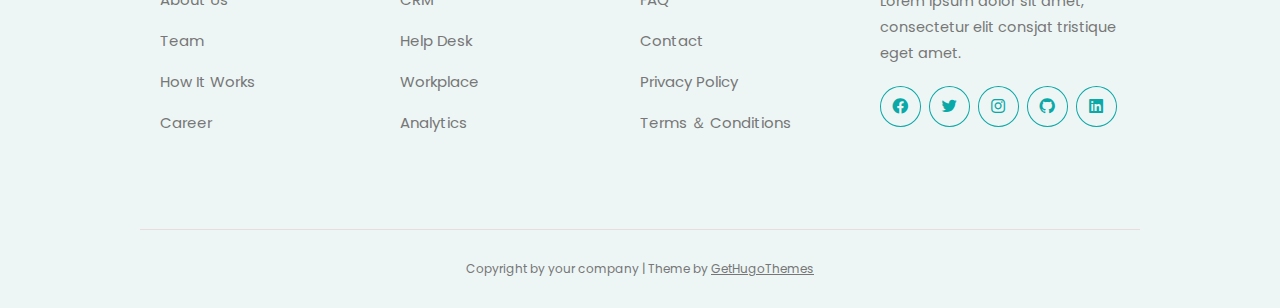
<file: get_Started.html>
<!DOCTYPE html>
<html lang="en">
<head>
    <meta charset="UTF-8">
    <meta http-equiv="X-UA-Compatible" content="IE=edge">
    <meta name="viewport" content="width=device-width, initial-scale=1.0">
    <title>bigspring</title>
    <link rel="stylesheet" href="styles.css">
    <!-- font -->
    <link
      href="https://unpkg.com/boxicons@2.1.4/css/boxicons.min.css"
      rel="stylesheet"
    />
</head>
<body>
     <!-- ----------------------- header--------------------------- -->
     <header>
        <div class="nav-containner">
          <!-- -------------------navigation bar ---------------- -->
          <nav class="top-bar flex">
            <!-- <div class ="flex-row"></div> -->
            <!-- logo  -->
            <div class="logo-container flex">
              <a href="#"><img src="Asset/bigspring.webp" alt="logo" /></a>
              <div class="sub-menuTopBar flex">
                <!-- language menu -->
                <select name="Language" id="lang">
                  <option value="English" selected>EN</option>
                  <option value="France">FR</option>
                  <option value="Chainess">CN</option>
                </select>
                <!-- menu -->
                <div class="menu-containner"><i class="bx bx-menu"></i></div>
                <!-- mode btn -->
                <div class="mode-btn"><i class="bx bx-moon"></i></div>
              </div>
            </div>
            <div class="main-menuContainer">
              <ul class="menuLinks-container">
                <li class="menuLink"><a href="index.html" class="link">Home</a></li>
  
                <li class="menuLink">
                  <a href="#" class="link"
                    >Company<i class="bx bx-chevron-down"></i
                  ></a>
                  <ul class="subMenuLinks hidden">
                    <li><a href="about.html">About</a></li>
                    <li><a href="team.html">Team</a></li>
                    <li><a href="how-it-works.html">How It Works</a></li>
                    <li><a href="career.html">Career</a></li>
                  </ul>
                </li>
  
                <li class="menuLink">
                  <a href="#" class="link">
                    Products <i class="bx bx-chevron-down"></i
                  ></a>
                  <ul class="subMenuLinks hidden">
                    <li>
                      <a href="#" class="produtslink crm">
                        <div class="icon"><i class="bx bxs-group"></i></div>
                        <div class="info">
                          <p class="productName">CRM</p>
                          <p class="productInfo">
                            convert leads and close sales deals faster
                          </p>
                        </div>
                      </a>
                    </li>
                    <li>
                      <a href="#" class="produtslink help-desk">
                        <div class="icon"><i class="bx bxs-cube-alt"></i></div>
                        <div class="info">
                          <p class="productName">Help Desk</p>
                          <p class="productInfo">
                            convert leads and close sales deals faster
                          </p>
                        </div>
                      </a>
                    </li>
                    <li>
                      <a href="#" class="produtslink work-place">
                        <div class="icon">
                          <i class="bx bxs-briefcase-alt-2"></i>
                        </div>
                        <div class="info">
                          <p class="productName">Workplace</p>
                          <p class="productInfo">
                            Application built to improve productivity
                          </p>
                        </div>
                      </a>
                    </li>
                    <li>
                      <a href="#" class="produtslink analytic">
                        <div class="icon"><i class="bx bx-line-chart"></i></div>
                        <div class="info">
                          <p class="productName">Analytics</p>
                          <p class="productInfo">
                            Create custom reposts from any data set.
                          </p>
                        </div>
                      </a>
                    </li>
                    <li>
                      <a href="#" class="produtslink">
                        <div class="icon arrow">
                          <i class="bx bx-right-arrow-alt"></i>
                        </div>
                        <p class="productName">View all Product</p>
                      </a>
                    </li>
                  </ul>
                </li>
  
                <li class="menuLink">
                  <a href="#" class="link"
                    >Price</a>
                 
                </li>
  
                <li class="menuLink"><a href="contactUs.html" class="link">Contact</a></li>
              </ul>
              <div class="flex">
                <select name="Language" id="lang" class="hidden">
                  <option value="English" selected>EN</option>
                  <option value="France">FR</option>
                  <option value="Chainess">CN</option>
                </select>
                <button class="demoBtn">Get a Demo</button>
                <div class="mode-btn hidden btn"><i class="bx bx-moon"></i></div>
              </div>
            </div>
          </nav>
          <!-- *-------------------navigation bar ----------------* -->
        </div>
      </header>
      <main>
        <div class="getStarted-intro">
            <h2>Start improving your websites and apps</h2>
            <p>21 day free trial. No credit card required.</p>
        </div>
        <section class="getStartedform-section">
            
                <form class="getStarted-form" action="">
                    <div class="input">
                        <label for="userEmail">Email Address</label>
                        <input type="email" required id="userEmail" name="email" maxlength="100">       
                    </div>
                    <div class="inline-container">
                      <div class="input">
                        <label for="firstName">First Name</label>
                        <input type="text" required id="firstName" name="first Name" minlength="2" maxlength="50">      
                    </div>
                    <div class="input">
                        <label for="lastName">Last Name</label>
                        <input type="text" required id="lastName" name="last Name" minlength="2" maxlength="50">      
                    </div>
                    </div>
                    
                    <div class="input">
                        <label for="employees">Organization size (Employees)*</label>
                        <select required id="employees">
                            <option selected value="Please select">Please Select</option>
                            <option  value="Please select">1-10</option>
                            <option value="Please select">11-50</option>
                            <option  value="Please select">51-250</option>
                            <option  value="Please select">251-1k</option>

                        </select>
                    </div>
                    <div class="input">
                        <label for="region">Region*</label>
                        <select required id="region">
                            <option selected value="Please select">Please Select</option>
                            <option  value="Please select">Africa</option>
                            <option value="Please select">Asia pacific</option>
                            <option  value="Please select">Europe</option>
                            <option  value="Please select">Middle East</option>
                            <option  value="Please select">Nort America</option>
                            <option  value="Please select">Sorth America</option>
                        </select>
                    </div>
                    <button class="getStart-demobtn btns" type="submit">Get a Demo</button>
                </form>
            <div class="work-with">
              <h4>Successful organizations with us:</h4>
              <article class="tools-used">
                
                <div class="logo-container">
                  <img src="Asset/spotify.webp" alt="slack logo">
                </div>
                <div class="logo-container">
                  <img src="Asset/trello.webp" alt="slack logo">
                </div>
                <div class="logo-container">
                  <img src="Asset/asana.webp" alt="slack logo">
                </div>
                <div class="logo-container">
                  <img src="Asset/jira.webp" alt="slack logo">
                </div>
                <div class="logo-container">
                  <img src="Asset/salesforce.webp" alt="slack logo">
                </div>
                <div class="logo-container">
                  <img src="Asset/google_analytic.webp" alt="slack logo">
                </div>
                
                
              </article>
            </div>
        </section>
        <section class="getStartedCard-container">
          <article class="card">
            <div class="icon-container">
              <i class='bx bxs-notepad'></i>
              </div>
              <h4>Ultimate Guide</h4>
              <p>Curabitur aliquet quam id dui posuere blandit. Donec sollicitudin molestie malesuada praesent.</p>
            
          </article>
          <article class="card">
            <div class="icon-container">
              <i class='bx bxs-notepad'></i>
              </div>
              <h4>Ultimate Guide</h4>
              <p>Curabitur aliquet quam id dui posuere blandit. Donec sollicitudin molestie malesuada praesent.</p>
            
          </article>
          <article class="card">
            <div class="icon-container">
              <i class='bx bxs-notepad'></i>
              </div>
              <h4>Ultimate Guide</h4>
              <p>Curabitur aliquet quam id dui posuere blandit. Donec sollicitudin molestie malesuada praesent.</p>
            
          </article>
        </section>
      </main>
      <!--  --------------------------------Footer-------------------------------  -->
    <footer>
      <section class="footer">
        <article class="footer-link-containner">
          <h5>Company</h5>
          <ul class="footer-links">
            <li><a href="about.html">About Us</a></li>
            <li><a href="team.html">Team</a></li>
            <li><a href="how-it-works.html">How It Works</a></li>
            <li><a href="career.html">Career</a></li>

            
          </ul>
        </article>
        <article class="footer-link-containner">
          <h5>Products</h5>
          <ul class="footer-links">
            <li><a href="#">CRM</a></li>
            <li><a href="#">Help Desk</a></li>
            <li><a href="#">Workplace</a></li>
            <li><a href="#">Analytics</a></li>

            
          </ul>
        </article>
        <article class="footer-link-containner">
          <h5>Support</h5>
          <ul class="footer-links">
            <li><a href="price.html#FAQ">FAQ</a></li>
            <li><a href="contactUs.html">Contact</a></li>
            <li><a href="#">Privacy Policy</a></li>
            <li><a href="#">Terms ＆ Conditions</a></li>
          </ul>
        </article>
        <article class="footer-link-containner">
          <a href="index.html"class="company-logo"><img src="Asset/bigspring.webp" alt="company logo"></a>
          
          <p>Lorem ipsum dolor sit amet, consectetur elit consjat tristique eget amet.</p>
          <div class="social-container">
            <div class="logo-cirle">
              <a href="#"><i class='bx bxl-facebook-circle' ></i></a>
            </div>
            <div class="logo-cirle">
              <a href="#"><i class='bx bxl-twitter' ></i></a>
              
            </div>
            <div class="logo-cirle">
              <a href="#"><i class='bx bxl-instagram' ></i></a>
              
            </div>
            <div class="logo-cirle">
              <a href="#"><i class='bx bxl-github'></i></a>
              
            </div>
            <div class="logo-cirle">
              <a href="#"><i class='bx bxl-linkedin-square' ></i></a>
             
            </div>
          </div>
        </article>
      </section>
      <p class="copyright-text">Copyright by your company | Theme by <a href="#">GetHugoThemes</a>
        </p>
    </footer>

      <!-- js link -->
    <script src="js/app.js"></script>

</body>
</html>
</file>
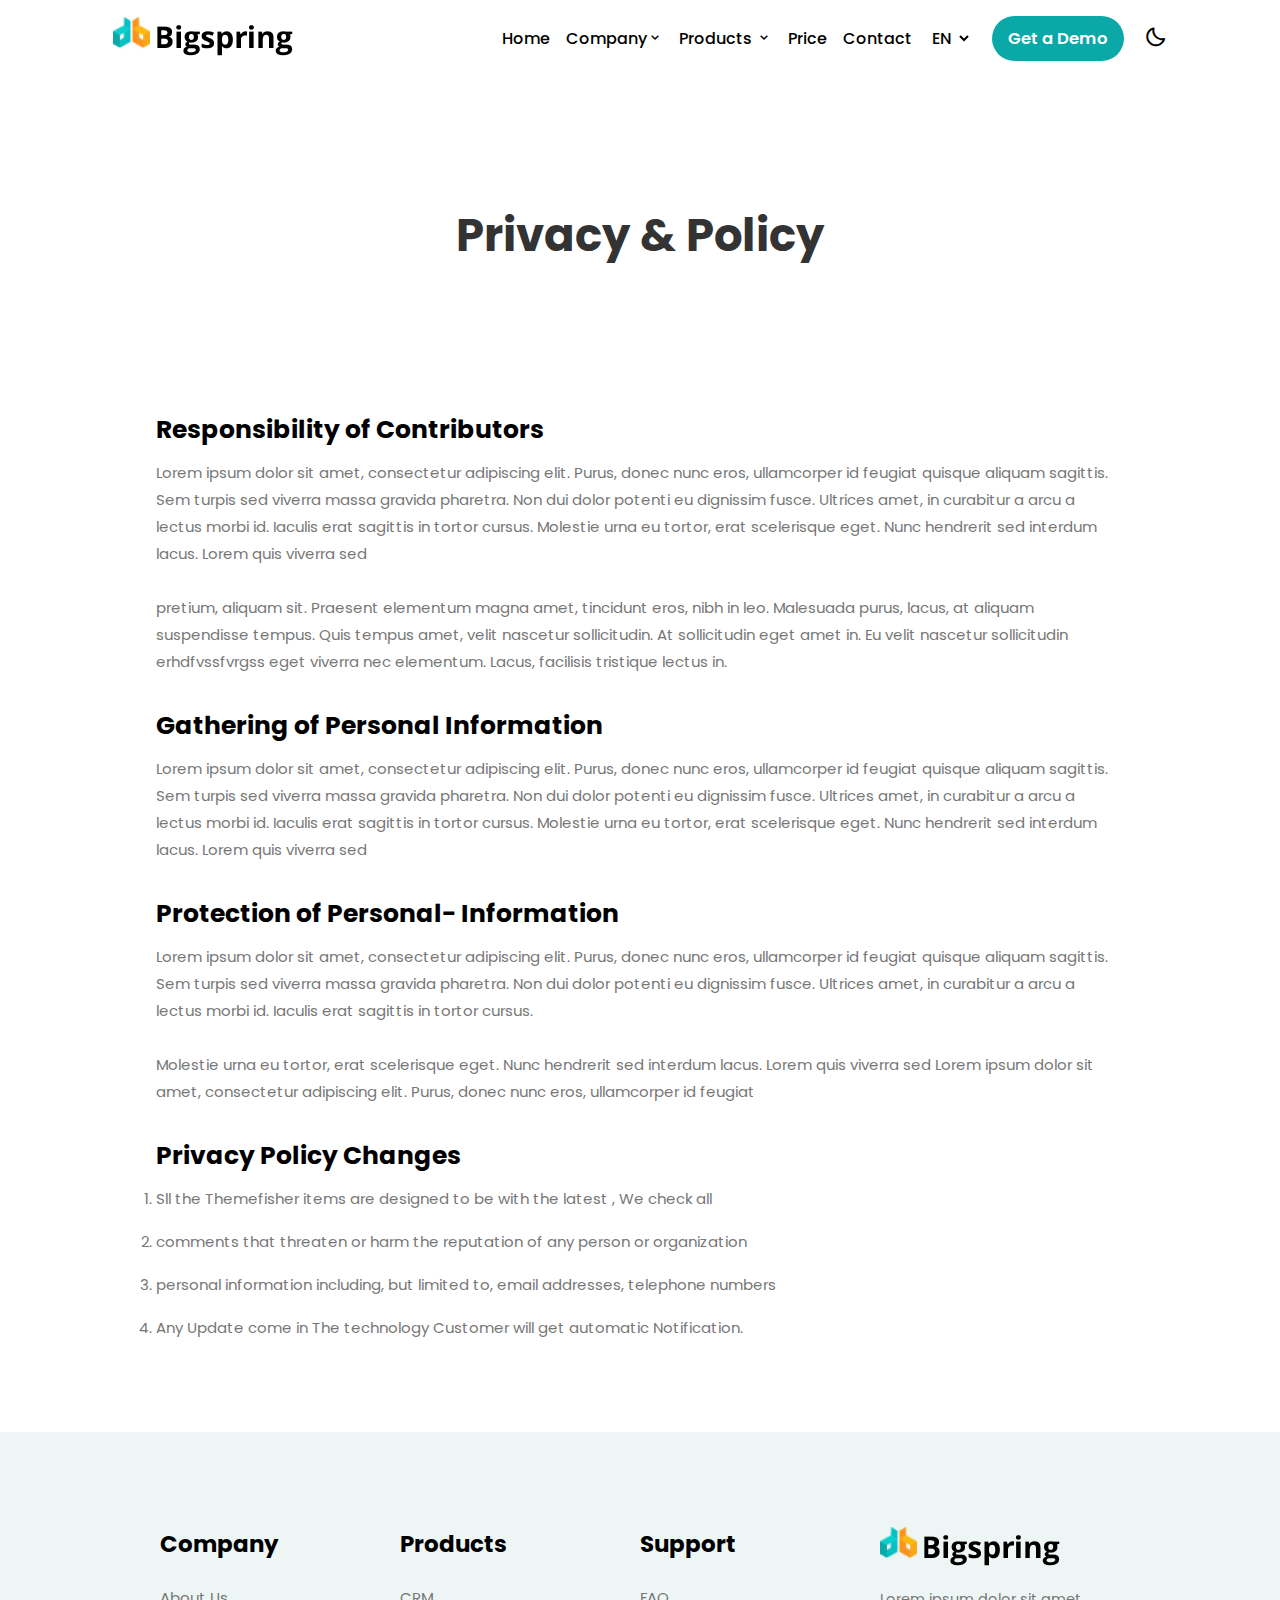
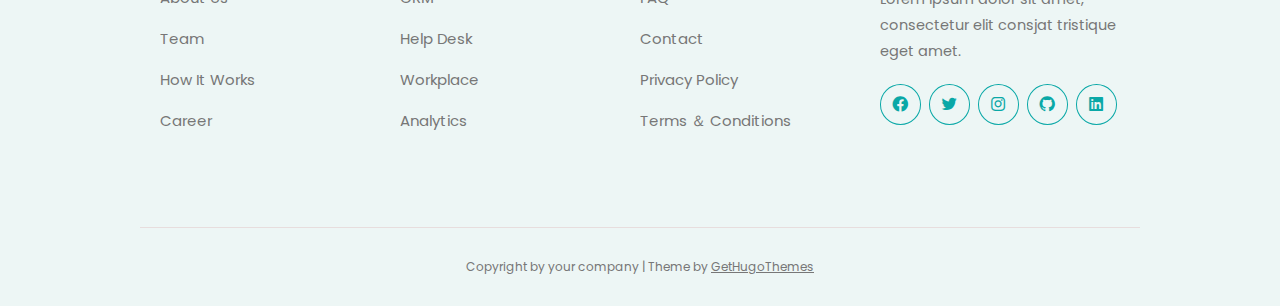
<file: privacy.html>
<!DOCTYPE html>
<html lang="en">
  <head>
    <meta charset="UTF-8" />
    <meta http-equiv="X-UA-Compatible" content="IE=edge" />
    <meta name="viewport" content="width=device-width, initial-scale=1.0" />
    <title>Bigspring</title>
    <!-- css link -->
    <link rel="stylesheet" href="styles.css" />
    <!-- font -->
    <link
      href="https://unpkg.com/boxicons@2.1.4/css/boxicons.min.css"
      rel="stylesheet"
    />
  </head>
  <body>
    <!-- ----------------------- header--------------------------- -->
    <header>
      <div class="nav-containner">
        <!-- -------------------navigation bar ---------------- -->
        <nav class="top-bar flex">
          <!-- <div class ="flex-row"></div> -->
          <!-- logo  -->
          <div class="logo-container flex">
            <a href="#"><img src="Asset/bigspring.webp" alt="logo" /></a>
            <div class="sub-menuTopBar flex">
              <!-- language menu -->
              <select name="Language" id="lang">
                <option value="English" selected>EN</option>
                <option value="France">FR</option>
                <option value="Chainess">CN</option>
              </select>
              <!-- menu -->
              <div class="menu-containner"><i class="bx bx-menu"></i></div>
              <!-- mode btn -->
              <div class="mode-btn"><i class="bx bx-moon"></i></div>
            </div>
          </div>
          <div class="main-menuContainer">
            <ul class="menuLinks-container">
              <li class="menuLink"><a href="#" class="link">Home</a></li>

              <li class="menuLink">
                <a href="#" class="link"
                  >Company<i class="bx bx-chevron-down"></i
                ></a>
                <ul class="subMenuLinks hidden">
                  <li><a href="about.html">About</a></li>
                  <li><a href="team.html">Team</a></li>
                  <li><a href="how-it-works.html">How It Works</a></li>
                  <li><a href="career.html">Career</a></li>
                </ul>
              </li>

              <li class="menuLink">
                <a href="#" class="link">
                  Products <i class="bx bx-chevron-down"></i
                ></a>
                <ul class="subMenuLinks hidden">
                  <li>
                    <a href="#" class="produtslink crm">
                      <div class="icon"><i class="bx bxs-group"></i></div>
                      <div class="info">
                        <p class="productName">CRM</p>
                        <p class="productInfo">
                          convert leads and close sales deals faster
                        </p>
                      </div>
                    </a>
                  </li>
                  <li>
                    <a href="#" class="produtslink help-desk">
                      <div class="icon"><i class="bx bxs-cube-alt"></i></div>
                      <div class="info">
                        <p class="productName">Help Desk</p>
                        <p class="productInfo">
                          convert leads and close sales deals faster
                        </p>
                      </div>
                    </a>
                  </li>
                  <li>
                    <a href="#" class="produtslink work-place">
                      <div class="icon">
                        <i class="bx bxs-briefcase-alt-2"></i>
                      </div>
                      <div class="info">
                        <p class="productName">Workplace</p>
                        <p class="productInfo">
                          Application built to improve productivity
                        </p>
                      </div>
                    </a>
                  </li>
                  <li>
                    <a href="#" class="produtslink analytic">
                      <div class="icon"><i class="bx bx-line-chart"></i></div>
                      <div class="info">
                        <p class="productName">Analytics</p>
                        <p class="productInfo">
                          Create custom reposts from any data set.
                        </p>
                      </div>
                    </a>
                  </li>
                  <li>
                    <a href="#" class="produtslink">
                      <div class="icon arrow">
                        <i class="bx bx-right-arrow-alt"></i>
                      </div>
                      <p class="productName">View all Product</p>
                    </a>
                  </li>
                </ul>
              </li>

              <li class="menuLink">
                <a href="#" class="link">Price</a>
              </li>

              <li class="menuLink">
                <a href="contactUs.html" class="link">Contact</a>
              </li>
            </ul>
            <div class="flex">
              <select name="Language" id="lang" class="hidden">
                <option value="English" selected>EN</option>
                <option value="France">FR</option>
                <option value="Chainess">CN</option>
              </select>
              <button class="demoBtn">Get a Demo</button>
              <div class="mode-btn hidden btn"><i class="bx bx-moon"></i></div>
            </div>
          </div>
        </nav>
        <!-- *-------------------navigation bar ----------------* -->
      </div>
    </header>
    <!-- *----------------------- header end---------------------------* -->
    <!-- ----------------------------main------------------------------- -->
    <main>
      <section class="termTop top-section">
        <h1>Privacy & Policy</h1>
      </section>
      <section>
        <article class="terms">
          <h2>Responsibility of Contributors</h2>
          <p>
            Lorem ipsum dolor sit amet, consectetur adipiscing elit. Purus,
            donec nunc eros, ullamcorper id feugiat quisque aliquam sagittis.
            Sem turpis sed viverra massa gravida pharetra. Non dui dolor potenti
            eu dignissim fusce. Ultrices amet, in curabitur a arcu a lectus
            morbi id. Iaculis erat sagittis in tortor cursus. Molestie urna eu
            tortor, erat scelerisque eget. Nunc hendrerit sed interdum lacus.
            Lorem quis viverra sed
            <br />
            <br />
            pretium, aliquam sit. Praesent elementum magna amet, tincidunt eros,
            nibh in leo. Malesuada purus, lacus, at aliquam suspendisse tempus.
            Quis tempus amet, velit nascetur sollicitudin. At sollicitudin eget
            amet in. Eu velit nascetur sollicitudin erhdfvssfvrgss eget viverra
            nec elementum. Lacus, facilisis tristique lectus in.
          </p>
        </article>
        <article class="terms">
            <h2>Gathering of Personal Information</h2>
            <p>
              Lorem ipsum dolor sit amet, consectetur adipiscing elit. Purus,
              donec nunc eros, ullamcorper id feugiat quisque aliquam sagittis.
              Sem turpis sed viverra massa gravida pharetra. Non dui dolor potenti
              eu dignissim fusce. Ultrices amet, in curabitur a arcu a lectus
              morbi id. Iaculis erat sagittis in tortor cursus. Molestie urna eu
              tortor, erat scelerisque eget. Nunc hendrerit sed interdum lacus.
              Lorem quis viverra sed</p>
          </article>
          <article class="terms">
            <h2>Protection of Personal- Information</h2>
            <p>
                Lorem ipsum dolor sit amet, consectetur adipiscing elit. Purus, donec nunc eros, ullamcorper id feugiat quisque aliquam sagittis. Sem turpis sed viverra massa gravida pharetra. Non dui dolor potenti eu dignissim fusce. Ultrices amet, in curabitur a arcu a lectus morbi id. Iaculis erat sagittis in tortor cursus.
                <br>
                <br>
                Molestie urna eu tortor, erat scelerisque eget. Nunc hendrerit sed interdum lacus. Lorem quis viverra sed Lorem ipsum dolor sit amet, consectetur adipiscing elit. Purus, donec nunc eros, ullamcorper id feugiat</p>
          </article>
          <article class="terms">
            <h2>Privacy Policy Changes</h2>
          <ol class="policyList">
            <li>Sll the Themefisher items are designed to be with the latest , We check all</li>
            <li>comments that threaten or harm the reputation of any person or organization</li>
            <li>personal information including, but limited to, email addresses, telephone numbers</li>
            <li>Any Update come in The technology Customer will get automatic Notification.</li>
          </ol>
          </article>
      </section>
    </main>
    <!--  --------------------------------Footer-------------------------------  -->
    <footer>
        <section class="footer">
          <article class="footer-link-containner">
            <h5>Company</h5>
            <ul class="footer-links">
              <li><a href="about.html">About Us</a></li>
              <li><a href="team.html">Team</a></li>
              <li><a href="how-it-works.html">How It Works</a></li>
              <li><a href="career.html">Career</a></li>
            </ul>
          </article>
          <article class="footer-link-containner">
            <h5>Products</h5>
            <ul class="footer-links">
              <li><a href="#">CRM</a></li>
              <li><a href="#">Help Desk</a></li>
              <li><a href="#">Workplace</a></li>
              <li><a href="#">Analytics</a></li>
            </ul>
          </article>
          <article class="footer-link-containner">
            <h5>Support</h5>
            <ul class="footer-links">
              <li><a href="price.html#FAQ">FAQ</a></li>
              <li><a href="contactUs.html">Contact</a></li>
              <li><a href="#">Privacy Policy</a></li>
              <li><a href="termAndCondition.html">Terms ＆ Conditions</a></li>
            </ul>
          </article>
          <article class="footer-link-containner">
            <a href="#" class="company-logo"
              ><img src="Asset/bigspring.webp" alt="company logo"
            /></a>
  
            <p>
              Lorem ipsum dolor sit amet, consectetur elit consjat tristique eget
              amet.
            </p>
            <div class="social-container">
              <div class="logo-cirle">
                <a href="#"><i class="bx bxl-facebook-circle"></i></a>
              </div>
              <div class="logo-cirle">
                <a href="#"><i class="bx bxl-twitter"></i></a>
              </div>
              <div class="logo-cirle">
                <a href="#"><i class="bx bxl-instagram"></i></a>
              </div>
              <div class="logo-cirle">
                <a href="#"><i class="bx bxl-github"></i></a>
              </div>
              <div class="logo-cirle">
                <a href="#"><i class="bx bxl-linkedin-square"></i></a>
              </div>
            </div>
          </article>
        </section>
        <p class="copyright-text">
          Copyright by your company | Theme by <a href="#">GetHugoThemes</a>
        </p>
      </footer>
      <!-- js link -->
      <script src="js/app.js"></script>
  </body>
</html>
</file>
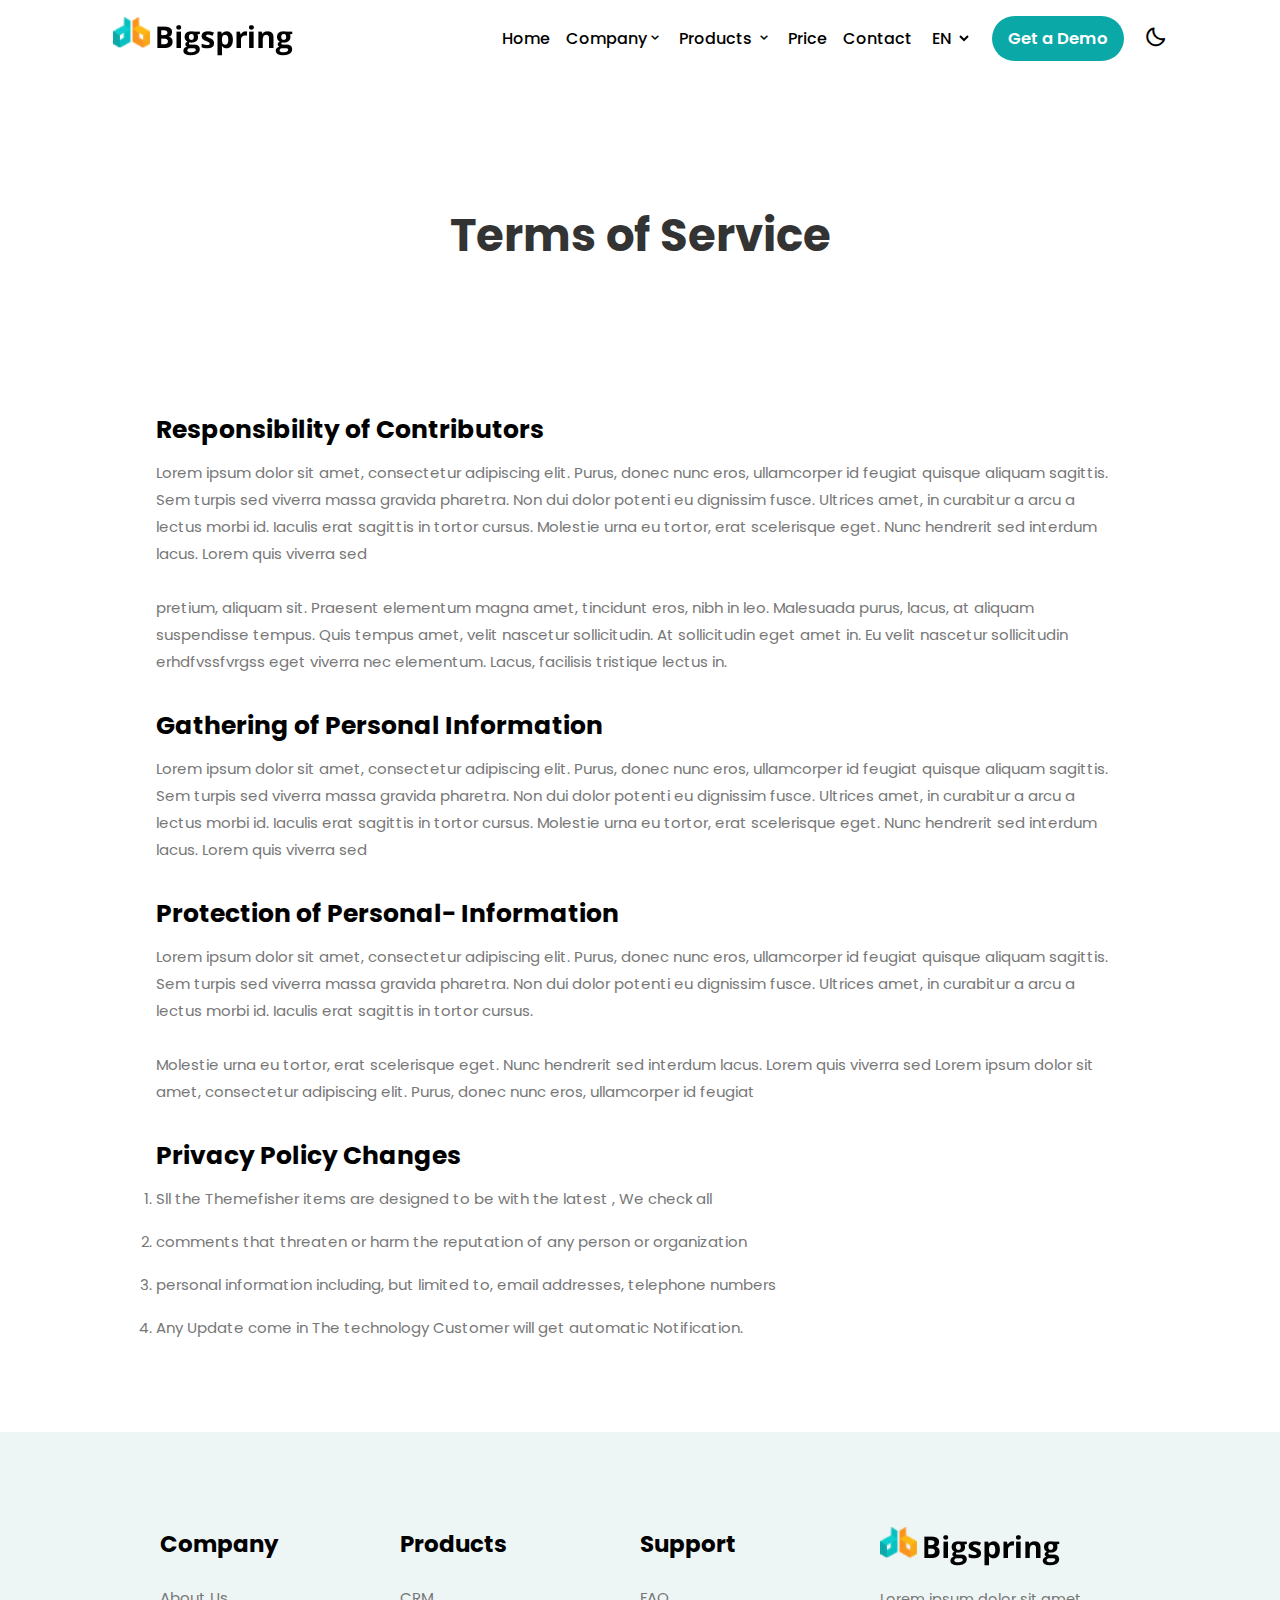
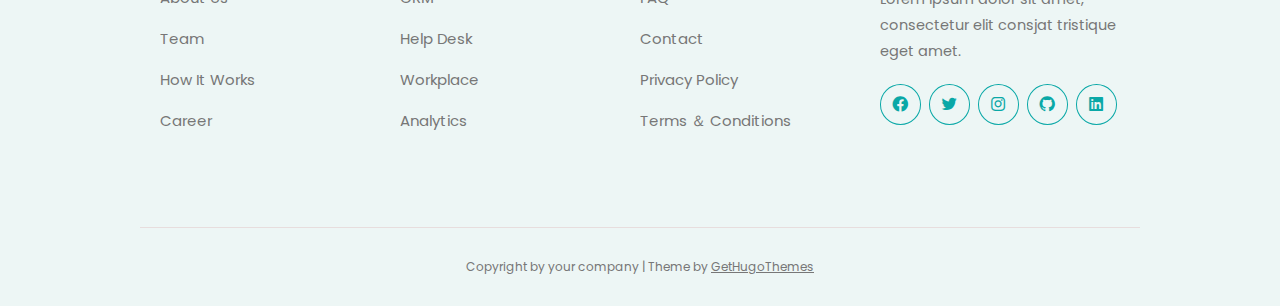
<file: termAndCondition.html>
<!DOCTYPE html>
<html lang="en">
  <head>
    <meta charset="UTF-8" />
    <meta http-equiv="X-UA-Compatible" content="IE=edge" />
    <meta name="viewport" content="width=device-width, initial-scale=1.0" />
    <title>Bigspring</title>
    <!-- css link -->
    <link rel="stylesheet" href="styles.css" />
    <!-- font -->
    <link
      href="https://unpkg.com/boxicons@2.1.4/css/boxicons.min.css"
      rel="stylesheet"
    />
  </head>
  <body>
    <!-- ----------------------- header--------------------------- -->
    <header>
      <div class="nav-containner">
        <!-- -------------------navigation bar ---------------- -->
        <nav class="top-bar flex">
          <!-- <div class ="flex-row"></div> -->
          <!-- logo  -->
          <div class="logo-container flex">
            <a href="#"><img src="Asset/bigspring.webp" alt="logo" /></a>
            <div class="sub-menuTopBar flex">
              <!-- language menu -->
              <select name="Language" id="lang">
                <option value="English" selected>EN</option>
                <option value="France">FR</option>
                <option value="Chainess">CN</option>
              </select>
              <!-- menu -->
              <div class="menu-containner"><i class="bx bx-menu"></i></div>
              <!-- mode btn -->
              <div class="mode-btn"><i class="bx bx-moon"></i></div>
            </div>
          </div>
          <div class="main-menuContainer">
            <ul class="menuLinks-container">
              <li class="menuLink"><a href="#" class="link">Home</a></li>

              <li class="menuLink">
                <a href="#" class="link"
                  >Company<i class="bx bx-chevron-down"></i
                ></a>
                <ul class="subMenuLinks hidden">
                  <li><a href="about.html">About</a></li>
                  <li><a href="team.html">Team</a></li>
                  <li><a href="how-it-works.html">How It Works</a></li>
                  <li><a href="career.html">Career</a></li>
                </ul>
              </li>

              <li class="menuLink">
                <a href="#" class="link">
                  Products <i class="bx bx-chevron-down"></i
                ></a>
                <ul class="subMenuLinks hidden">
                  <li>
                    <a href="#" class="produtslink crm">
                      <div class="icon"><i class="bx bxs-group"></i></div>
                      <div class="info">
                        <p class="productName">CRM</p>
                        <p class="productInfo">
                          convert leads and close sales deals faster
                        </p>
                      </div>
                    </a>
                  </li>
                  <li>
                    <a href="#" class="produtslink help-desk">
                      <div class="icon"><i class="bx bxs-cube-alt"></i></div>
                      <div class="info">
                        <p class="productName">Help Desk</p>
                        <p class="productInfo">
                          convert leads and close sales deals faster
                        </p>
                      </div>
                    </a>
                  </li>
                  <li>
                    <a href="#" class="produtslink work-place">
                      <div class="icon">
                        <i class="bx bxs-briefcase-alt-2"></i>
                      </div>
                      <div class="info">
                        <p class="productName">Workplace</p>
                        <p class="productInfo">
                          Application built to improve productivity
                        </p>
                      </div>
                    </a>
                  </li>
                  <li>
                    <a href="#" class="produtslink analytic">
                      <div class="icon"><i class="bx bx-line-chart"></i></div>
                      <div class="info">
                        <p class="productName">Analytics</p>
                        <p class="productInfo">
                          Create custom reposts from any data set.
                        </p>
                      </div>
                    </a>
                  </li>
                  <li>
                    <a href="#" class="produtslink">
                      <div class="icon arrow">
                        <i class="bx bx-right-arrow-alt"></i>
                      </div>
                      <p class="productName">View all Product</p>
                    </a>
                  </li>
                </ul>
              </li>

              <li class="menuLink">
                <a href="#" class="link">Price</a>
              </li>

              <li class="menuLink">
                <a href="contactUs.html" class="link">Contact</a>
              </li>
            </ul>
            <div class="flex">
              <select name="Language" id="lang" class="hidden">
                <option value="English" selected>EN</option>
                <option value="France">FR</option>
                <option value="Chainess">CN</option>
              </select>
              <button class="demoBtn">Get a Demo</button>
              <div class="mode-btn hidden btn"><i class="bx bx-moon"></i></div>
            </div>
          </div>
        </nav>
        <!-- *-------------------navigation bar ----------------* -->
      </div>
    </header>
    <!-- *----------------------- header end---------------------------* -->
    <!-- ----------------------------main------------------------------- -->
    <main>
      <section class="termTop top-section">
        <h1>Terms of Service</h1>
      </section>
      <section>
        <article class="terms">
          <h2>Responsibility of Contributors</h2>
          <p>
            Lorem ipsum dolor sit amet, consectetur adipiscing elit. Purus,
            donec nunc eros, ullamcorper id feugiat quisque aliquam sagittis.
            Sem turpis sed viverra massa gravida pharetra. Non dui dolor potenti
            eu dignissim fusce. Ultrices amet, in curabitur a arcu a lectus
            morbi id. Iaculis erat sagittis in tortor cursus. Molestie urna eu
            tortor, erat scelerisque eget. Nunc hendrerit sed interdum lacus.
            Lorem quis viverra sed
            <br />
            <br />
            pretium, aliquam sit. Praesent elementum magna amet, tincidunt eros,
            nibh in leo. Malesuada purus, lacus, at aliquam suspendisse tempus.
            Quis tempus amet, velit nascetur sollicitudin. At sollicitudin eget
            amet in. Eu velit nascetur sollicitudin erhdfvssfvrgss eget viverra
            nec elementum. Lacus, facilisis tristique lectus in.
          </p>
        </article>
        <article class="terms">
            <h2>Gathering of Personal Information</h2>
            <p>
              Lorem ipsum dolor sit amet, consectetur adipiscing elit. Purus,
              donec nunc eros, ullamcorper id feugiat quisque aliquam sagittis.
              Sem turpis sed viverra massa gravida pharetra. Non dui dolor potenti
              eu dignissim fusce. Ultrices amet, in curabitur a arcu a lectus
              morbi id. Iaculis erat sagittis in tortor cursus. Molestie urna eu
              tortor, erat scelerisque eget. Nunc hendrerit sed interdum lacus.
              Lorem quis viverra sed</p>
          </article>
          <article class="terms">
            <h2>Protection of Personal- Information</h2>
            <p>
                Lorem ipsum dolor sit amet, consectetur adipiscing elit. Purus, donec nunc eros, ullamcorper id feugiat quisque aliquam sagittis. Sem turpis sed viverra massa gravida pharetra. Non dui dolor potenti eu dignissim fusce. Ultrices amet, in curabitur a arcu a lectus morbi id. Iaculis erat sagittis in tortor cursus.
                <br>
                <br>
                Molestie urna eu tortor, erat scelerisque eget. Nunc hendrerit sed interdum lacus. Lorem quis viverra sed Lorem ipsum dolor sit amet, consectetur adipiscing elit. Purus, donec nunc eros, ullamcorper id feugiat</p>
          </article>
          <article class="terms">
            <h2>Privacy Policy Changes</h2>
          <ol class="policyList">
            <li>Sll the Themefisher items are designed to be with the latest , We check all</li>
            <li>comments that threaten or harm the reputation of any person or organization</li>
            <li>personal information including, but limited to, email addresses, telephone numbers</li>
            <li>Any Update come in The technology Customer will get automatic Notification.</li>
          </ol>
          </article>
      </section>
    </main>
    <!--  --------------------------------Footer-------------------------------  -->
    <footer>
        <section class="footer">
          <article class="footer-link-containner">
            <h5>Company</h5>
            <ul class="footer-links">
              <li><a href="about.html">About Us</a></li>
              <li><a href="team.html">Team</a></li>
              <li><a href="how-it-works.html">How It Works</a></li>
              <li><a href="career.html">Career</a></li>
            </ul>
          </article>
          <article class="footer-link-containner">
            <h5>Products</h5>
            <ul class="footer-links">
              <li><a href="#">CRM</a></li>
              <li><a href="#">Help Desk</a></li>
              <li><a href="#">Workplace</a></li>
              <li><a href="#">Analytics</a></li>
            </ul>
          </article>
          <article class="footer-link-containner">
            <h5>Support</h5>
            <ul class="footer-links">
              <li><a href="price.html#FAQ">FAQ</a></li>
              <li><a href="contactUs.html">Contact</a></li>
              <li><a href="privacy.html">Privacy Policy</a></li>
              <li><a href="#">Terms ＆ Conditions</a></li>
            </ul>
          </article>
          <article class="footer-link-containner">
            <a href="#" class="company-logo"
              ><img src="Asset/bigspring.webp" alt="company logo"
            /></a>
  
            <p>
              Lorem ipsum dolor sit amet, consectetur elit consjat tristique eget
              amet.
            </p>
            <div class="social-container">
              <div class="logo-cirle">
                <a href="#"><i class="bx bxl-facebook-circle"></i></a>
              </div>
              <div class="logo-cirle">
                <a href="#"><i class="bx bxl-twitter"></i></a>
              </div>
              <div class="logo-cirle">
                <a href="#"><i class="bx bxl-instagram"></i></a>
              </div>
              <div class="logo-cirle">
                <a href="#"><i class="bx bxl-github"></i></a>
              </div>
              <div class="logo-cirle">
                <a href="#"><i class="bx bxl-linkedin-square"></i></a>
              </div>
            </div>
          </article>
        </section>
        <p class="copyright-text">
          Copyright by your company | Theme by <a href="#">GetHugoThemes</a>
        </p>
      </footer>
      <!-- js link -->
      <script src="js/app.js"></script>
  </body>
</html>
</file>
<file: styles.css>
/* font family */
@import url("https://fonts.googleapis.com/css2?family=Poppins:wght@400;500;600&display=swap");
* {
  margin: 0;
  padding: 0;
  box-sizing: border-box;
}

:root {
  --primary_color: #0aa8a7;
  --secondary-color: #edf6f5;
  --text_color: #777;
  --text_color_dark: #222;
  --body_color: #fff;
  --border_color: #ececec;
  --black: #000;
  --white: #fff;
  --light: #edf6f5;
  --container-gap: 10px;
  --input-border-color: #e7dddd;
  --card-boxShadow: rgba(99, 99, 99, 0.2) 0px 2px 8px 0px;

  /* primary_font = "Lato:wght@400"
 example "Work Sans:wght@400;500;600"
primary_font_type = "sans-serif" # [serif/sans-serif] */
}
/* ------------------Global Classes */
html {
  font-size: 62.5%;
  scroll-behavior: smooth;
}
a {
  text-decoration: none;
  color: var(--text-gray);
}
ul {
  list-style-type: none;
}
.flex {
  display: flex;
  /* flex-direction: row; */
  align-items: center;
  /* flex-wrap: nowrap; */
}

/* -------*--------Global Classes------*------- */

.dark-mode {
  --text_color: "#777";
}

body {
  background-color: var(--body_color);
  font-family: "Poppins", sans-serif;
}
/* -----------------------------navigation bar--------------------- */
/* header{
  width: 750px;
  display: flex;
  margin: 0 auto;
} */
header .nav-containner .top-bar {
  /* width: auto; */
  padding: 0 16px;
  margin: 16px auto;
  /* justify-content: center; */
  flex-direction: column;
  /* background-color: #EDF6F5; */
}
.top-bar .logo-container {
  width: 100%;
  justify-content: space-between;
}
/* drop down */
#lang {
  font-size: 1.6rem;
  font-family: inherit;
  border: none;
  outline: none;
  font-weight: 500;
  background-color: inherit;
  cursor: pointer;
}
.sub-menuTopBar i {
  margin-left: 10px;
  cursor: pointer;
}
/* .menu-containner{
    padding: 2px;
    background-color: #0aa8a7;
} */
.sub-menuTopBar .menu-containner i {
  font-size: 4rem;
  transition: all 0.2s;
}
.sub-menuTopBar .menu-containner i:hover {
  color: var(--primary_color);
}
.mode-btn i {
  font-size: 2.3rem;
  font-weight: 400;
  cursor: pointer;
  transition: all 0.4s;
}

.mode-btn i:hover {
  color: var(--text_color);
}

.main-menuContainer {
  display: flex;
  flex-direction: column;
  align-items: center;
  justify-content: center;
  height: 0;
 
  overflow: hidden;
  transition: all 0.5s;
}
.show-menu {
  height: auto;
}
.menuLinks-container {
  /* width: 100%; */
  text-align: center;
  font-weight: 500;
  /* background-color: #0aa8a7; */
}
.menuLinks-container .menuLink {
  padding: 10px 0;
  font-size: 1.6rem;

  /* text-align: center; */
  /* transition: all 0.5s; */
}
.menuLinks-container .menuLink .link {
  white-space: nowrap;
  transition: all 0.4s;
  cursor: pointer;
}
.menuLinks-container .menuLink:hover .link {
  color: var(--primary_color);
}
.menuLink .active {
  color: var(--primary_color);
}

.subMenuLinks {
  border-radius: 5px;
  padding: 10x;
  font-weight: 400;
  font-family: 1.3rem;
  /* height: 0; */
  margin: auto;
  margin-top: 10px;
  min-width: 300px;
  background-color: white;
  /* align-self: center; */
  border: 1px solid var(--border_color);
}
.subMenuLinks li {
  padding: 5px 0;
  font-size: 1.55rem;
  /* text-align: center; */
  transition: all 0.4s;
}
.subMenuLinks li:hover {
  color: var(--primary_color);
}
.hidden {
  display: none;
}
.subMenuLinks .icon {
  padding: 0 16px;
}
.subMenuLinks .produtslink {
  display: flex;
}
.info {
  text-align: start;
  font-size: 1.4rem;
}

.info .productInfo {
  font-size: 1.22rem;
  color: var(--text_color);
  transition: all 0.2s;
}
.info .productInfo:hover {
  color: #888;
}
.arrow {
  color: var(--primary_color);
}

.demoBtn {
  background-color: var(--primary_color);
  outline: none;
  border: none;
  padding: 1rem 1.6rem;
  border-radius: 5rem;
  color: white;
  font-size: 1.65rem;
  font-weight: 600;
  font-family: inherit;
  cursor: pointer;
  transition: all 0.4s;
}
.demoBtn:hover {
  background-color: rgb(10, 168, 167, 0.6);
}

@media screen and (min-width: 1000px) {
  .top-bar .logo-container .sub-menuTopBar {
    display: none;
  }
  header .nav-containner .top-bar {
    flex-direction: row;
    justify-content: space-around;
    /* width: 100%; */
    /* justify-content: space-between; */
  }
  .main-menuContainer {
    flex-direction: row;
    height: auto;
    /* width: 100%; */

    justify-content: space-between;
  }
  .main-menuContainer .menuLinks-container {
    display: flex;
    flex-direction: row;
  }

  .menuLinks-container .menuLink {
    margin-left: 16px;
  }
  .top-bar .logo-container {
    width: auto;
  }
  .main-menuContainer #lang,
  .mode-btn {
    display: block;
  }
  .main-menuContainer #lang {
    margin-left: 16px;
  }
  .demoBtn {
    /* display: none; */
    margin: 0 20px;
    /* width: 100px; */
  }
  .menuLink:hover .subMenuLinks {
    /* position: relative; */
    display: block;
  }
  .menuLink .subMenuLinks {
    position: absolute;
    /* top: 15; */
    padding: 0 20px;
    color: #222;
    max-width: 250px;
    min-width: 160px;
    z-index: 1;
    box-shadow: 0px 8px 16px 0px rgba(0, 0, 0, 0.05);
  }
  .subMenuLinks li {
    margin: 15px 0;
  }
  .menuLinks-container {
    /* margin: 0 20px; */
  }
  .subMenuLinks li {
    cursor: pointer;
    font-weight: 500;
    text-align: start;
  }
}

/* -----------------------------Main----------------------------- */

.intro-section {
  text-align: center;
  padding: 16px;
  width: 100%;
}
.intro-section .motto {
  margin-top: 55px;
  font-size: 4rem;
  text-align: center;
}
.intro-section h4 {
  color: var(--text_color);
  font-size: 1.4rem;
  font-weight: 400;
  line-height: 2;
  margin: 3.5rem 0;
}
.intro-section .startBtn {
  /* background-color: #000; */
}
.intro-section a .startBtn {
  display: inline-block;
  padding: 14px 30px;
/* width: 200px; */
  border: 2px solid var(--primary_color);
  color: var(--primary_color);
  border-radius: 16rem;
  cursor: pointer;
  font-size: 1.6rem;
  outline: var(--primary_color);
  font-weight: 500;
  white-space: nowrap;
  background-color: white;
  margin: 0 auto;
  transition: all 0.3s;
  /* box-shadow: none; */
  margin-bottom: 100px;
}

.intro-section .startBtn:hover {
  background-color: var(--primary_color);
  color: white;
  outline: #0aa8a7;
}

.intro-section .team-img {
  /* margin-top: 100px; */
  display: block;
  margin: 0 auto;
  width: 100%;
  max-width: 750px;
}
.intro-section p {
  font-weight: 600;
  font-size: 1.6rem;
  margin: 16px 0;
}

.silder-container {
  max-width: 1000px;
  width: 100%;
  margin: 20px auto;
  display: flex;

  overflow: hidden;
  cursor: grab;
}
.slider {
  width: 100%;
  display: flex;
  position: relative;
  overflow: hidden;
  pointer-events: none;
  gap: 30px;
}

.logo-slider .slider-item img {
  width: 150px;

  user-select: none;
}

@media screen and (min-width: 750px) {
  main {
    min-width: 750px;
    display: flex;
    margin: 0 auto;
    flex-direction: column;
  }
  .intro-section .motto {
    line-height: 1.15;
    font-size: 6rem;
  }
  .intro-section h4 {
    font-size: 1.6rem;
    line-height: 1.5;
  }
  .slider-item img {
    width: 170px;
    /* user-select: none; */
  }
}

/* service section */
.service-section {
  background-color: var(--secondary-color);
  padding: 50px 16px;
}

.service-textContainer h2 {
  font-size: 3rem;
  line-height: 1.2;
  /* margin-bottom: 20px; */
}
.service-textContainer p {
  font-size: 1.5rem;
  color: var(--text_color);
  line-height: 2;
  /* font-weight: 500; */
  margin: 20px 0;
}

.service-textContainer .try-freeBtn {
  border: 2px solid var(--primary_color);
  width: 150px;
  padding: 10px 16px;
  font-size: 1.8rem;
  text-align: center;
  border-radius: 50px;
  cursor: pointer;
  color: var(--primary_color);
  transition: all 0.4s;
  margin-bottom: 20px;
}

.service-textContainer .try-freeBtn:hover {
  background-color: var(--primary_color);
  color: white;
}

/* card article */
.card-container {
  display: grid;
  width: 100%;
  grid-template-columns: 1fr;
  row-gap: 20px;
}
.card-container .card {
  padding: 20px;
  width: 100%;
  border-radius: 10px;

  /* max-width: 350px; */
  background-color: white;
  transition: 0.2s ease;
}

.card-container .card:hover {
  transform: translateY(-3px);
  box-shadow: rgba(99, 99, 99, 0.2) 0px 2px 8px 0px;
}
.card i {
  font-size: 3.2rem;
  color: var(--primary_color);
}

.card h3 {
  margin: 20px 0;
  font-size: 2.2rem;
  white-space: nowrap;
}
.card p {
  font-size: 1.3rem;
  color: var(--text_color);
}

@media screen and (min-width: 750px) {
  .service-textContainer h2 {
    font-size: 3.2rem;
  }
  .card-container {
    grid-template-columns: 1fr 1fr;
    gap: 20px;
  }
  .card {
    display: flex;
    gap: 10px;
  }
  .card i {
    font-size: 3rem;
  }
  /* .service-typeContainer{
    display: flex;
    align-items: center;
    margin-bottom: 20px;
    
  }*/
  .card h3 {
    margin-top: 0;
  }
}

@media screen and (min-width: 1000px) {
  .service-section {
    display: flex;
    /* width: 750px; */
    padding: 75px 100px;
    gap: 20px;
  }
}

/* vidoe section */
.video-section {
  padding: 50px 16px;
}
.video-section h2 {
  font-size: 2.8rem;
  text-align: center;
  margin: 20px 0;
}
.video-section p {
  text-align: center;
  line-height: 1.5;
  font-size: 1.45rem;
  color: var(--text_color);
  margin-bottom: 40px;
}

.video-container {
  max-width: 850px;
  margin: 20px auto;
  display: flex;
  justify-content: center;
  box-shadow: rgba(99, 99, 99, 0.2) 0px 2px 8px 0px;
  border-radius: 15px;
}
.video-container iframe {
  width: 100%;
  border-radius: 15px;
  max-width: 560px;
}

/* section image slider */
.marketing-section {
  background-color: var(--secondary-color);
}
.marketSlider {
}

.img-sliders {
  width: 100%;
}
.img-sliders .slider-item img {
  width: 100%;
  max-width: 750px;
  max-height: 450px;
  margin: 0 auto;
}

/* /* radio btn */
.radio-btns {
  display: flex;
  justify-content: center;
  gap: 10px;
}
/* input {
  -webkit-appearance: none;
  -moz-appearance: none;
  appearance: none;

  border-radius: 50%;
  width: 20px;
  height: 20px;
border: 2px solid var(--primary_color);
  transition: 0.2s all linear;
  margin-right: 5px;
  position: relative;
  top: 4px;
 
} */

.radio-btns input:checked {
  background-color: var(--primary_color);
  outline: unset !important; /* I added this one for Edge (chromium) support */
}

/* input:hover{
  cursor: pointer;
}   */
.marketing-section .text-container {
  /* margin: 50px 0; */
  padding: 16px;
}
.text-container {
  max-width: 750px;
  /* text-align: center; */
  margin: 0 auto;
}
.text-container h2 {
  font-size: 2.8rem;
}

.text-container p {
  color: var(--text_color);
  font-size: 1.5rem;
  line-height: 2;
  margin: 0 auto;
}
@media screen and (min-width: 1000px) {
  .img-sliders .slider-item img {
    max-height: 300px;
  }
  .marketing-section {
    position: relative;
    padding: 50px 75px;
    width: 100%;
    height: 100%;

    /* Using flexbox */
    display: flex;
    flex-direction: row-reverse;
    flex-wrap: nowrap;
    justify-content: center;
    align-content: stretch;
    align-items: center;
    gap: 16px;
    /*----*/
  }
  .img-container {
    width: 500px;
    order: 0;
    flex: 0 1 auto;
    align-self: center;
  }

  .text-container h2 {
    font-size: 3rem;
    margin-bottom: 30px;
  }

  .text-container p {
    color: var(--text_color);
    font-size: 1.5rem;
    line-height: 2;
  }
}
.section1 {
  padding: 16px;
}
.img-content {
  display: flex;
  /* align-items: center; */
}
.img-content img {
  width: 100%;
  max-width: 750px;
  margin: 0 auto;
}
.reverseSection {
  background-color: var(--secondary-color);
}

@media screen and (min-width: 1000px) {
  .section1 {
    display: flex;
    gap: 20px;
    padding: 50px 75px;
  }
  .img-content {
    flex: 1;
  }
  .text-container {
    flex: 1;
  }

  .reverseSection {
    flex-direction: row-reverse;
  }
}
.teamwork_section {
  padding: 50px 20px;
  background-color: var(--secondary-color);
}
.teamwork_section h2 {
  font-size: 3rem;
  text-align: center;
}
.teamwork_section p {
  font-size: 1.5rem;
  line-height: 2;
  max-width: 600px;
  margin: 0 auto;
  text-align: center;
  color: var(--text_color);
}

/* worker div */
.teamwork_section {
  text-align: center;
}
.teamwork_section p {
  font-size: 1.5rem;
}
.teamwork_section .worksSlider-container {
  margin-top: 30px;
}
.teamwork_section .works p {
  color: var(--text_color_dark);
  font-size: 1.8rem;
  font-weight: 400;
  line-height: 1.7;
}
.works .worker_pic {
  border-radius: 50%;
  /* margin-top: 50px; */
  margin: 50px auto 0 auto;
}
.works .worker_name {
  font-weight: 600;
  font-size: 2rem;
}
.worksSlider .works .worker_job {
  /* font-weight: 600; */
  font-size: 1.6rem;
  color: var(--text_color);
}

@media screen and (min-width: 1000px) {
  .works {
    margin-left: 16px;
  }
  .works p {
    font-size: 2rem;
  }
  .teamwork_section {
    padding: 100px 50px;
  }
}

/* integrate tool */
.integrate-tool {
  padding: 0 16px;
}
.integrate-tool h2 {
  margin-top: 50px;
  text-align: center;
  font-size: 2.2rem;
}
.integrate-tool p {
  color: var(--text_color);
  font-size: 1.5rem;
  text-align: center;
  line-height: 1.6;
  margin: 20px 0;
}
.tools-used {
  text-align: center;
}
.tools-used .logo-container {
  display: inline-block;
  padding: 10px 5px;
  margin: 16px;
  border-radius: 10px;
  box-shadow: rgba(99, 99, 99, 0.2) 0px 2px 8px 0px;
  transition: all 0.2s;
}
.tools-used .logo-container:hover {
  transform: translateY(2px);
}

.integrate-tool .collabrationImg {
  width: 100%;
  margin: 75px 0;
}
@media screen and (min-width: 750px) {
  .integrate-tool h2 {
    font-size: 3rem;
  }
  .integrate-tool p {
    font-size: 1.8rem;
  }
}

/* contact section */
.contact-us-section h2 {
  font-size: 3.2rem;
  line-height: 1.2;
  text-align: center;
}
.contact-us-section p {
  color: var(--text_color);
  font-size: 1.45rem;
  text-align: center;
  margin: 20px 0;
}

/* btns */
.btns {
  background-color: var(--primary_color);
  width: 150px;
  margin: 0 auto;
  border-radius: 50px;
  cursor: pointer;
  font-size: 1.6rem;
  text-align: center;
  padding: 16px 10px;
  color: white;
  transition: all 0.2s;
  margin-bottom: 75px;
}
.btns:hover {
  background-color: rgba(4, 83, 83, 1);
  /* background-color: ; */
}

@media screen and (min-width: 750px) {
  .contact-us-section {
    width: 450px;
    margin: 0 auto;

    /* background-color: #0aa8a7; */
  }
  .contact-us-section h2 {
    /* width: 400px; */
    font-size: 4.5rem;
  }
}

/* --------------------------------Footer------------------------------- */
footer {
  background-color: var(--secondary-color);
}
.footer {
  padding: 75px 20px;
  display: grid;
  grid-template-columns: 1;
  border-bottom: 1px solid var(--input-border-color);
}
.footer-link-containner {
  /* background-color: red; */
  margin: 20px 0;
}
.footer-link-containner h5 {
  font-size: 2.3rem;
  margin-bottom: 25px;
  /* color: var(--text_color_dark); */
}

.footer-link-containner .footer-links {
  font-size: 1.5rem;
  color: var(--text_color);
  /* display: flex;
  flex-direction: column; */
}
.footer-links li {
  margin-top: 18px;
  /* display: inline; */
  /* background-color: aqua; */
}

.footer-links li a:hover {
  color: var(--primary_color);
}

.footer-link-containner p {
  font-size: 1.45rem;
  color: var(--text_color);
  margin-top: 15px;
  line-height: 1.8;
}
.social-container {
  display: flex;
  gap: 8px;
  margin-top: 20px;
}
.logo-cirle {
  transition: all 0.2s;
}
.social-container .logo-cirle {
  border: 1px solid var(--primary_color);
  padding: 10px;
  border-radius: 50%;
  cursor: pointer;
}
.social-container .logo-cirle a {
  display: flex;
  justify-content: center;
  align-items: center;
}
.social-container .logo-cirle:hover {
  background-color: var(--primary_color);
  /* border-radius: 50%; */
}
.social-container .logo-cirle:hover i {
  color: white;
}
.logo-cirle i {
  font-size: 1.85rem;
  color: var(--primary_color);
}
@media screen and (min-width: 750px) {
  .footer {
    grid-template-columns: 1fr 1fr;
  }
}

@media screen and (min-width: 1000px) {
  .footer {
    max-width: 1000px;
    margin: 0 auto;
    grid-template-columns: 1fr 1fr 1fr 1fr;
  }
}

.copyright-text {
  text-align: center;
  color: var(--text_color);
  padding: 30px 0;
  font-size: 1.2rem;
}
.copyright-text a {
  text-decoration: underline;
}

.copyright-text a:hover {
  color: var(--primary_color);
}

/* -------------------------- get started page ---------------------------------- */
.getStarted-intro {
  padding: 0 20px;
  margin: 75px 0;
}

.getStarted-intro h2 {
  font-size: 4rem;
  line-height: 1.3;
  text-align: center;
}
.getStarted-intro p {
  margin-top: 20px;
  text-align: center;
  font-size: 1.4rem;
  color: var(--text_color);
}

@media screen and (min-width: 1000px) {
  .getStarted-intro {
    max-width: 600px;
    padding: 0 20px;
    margin: 75px auto;
  }
  .getStarted-intro h2 {
    font-size: 4.5rem;
  }
}
.getStartedform-section {
  max-width: 600px;
  width: 100%;
  margin: 0 auto;
}
.getStarted-form {
  padding: 20px;
}
.getStarted-form .input,
.contactUs-form .input,
.contactUs-form textarea,
.job-form .input {
  display: flex;
  flex-direction: column;
  margin-bottom: 18px;
}
.getStarted-form label,
.contactUs-form label,
.job-form .input {
  color: #333;
  /* font-weight: 500; */
  font-size: 1.6rem;
  margin-bottom: 8px;
}
.getStarted-form input,
.getStarted-form select,
.contactUs-form input,
.contactUs-form textarea,
.job-form input{
  border: 1px solid var(--input-border-color);
  border-radius: 5px;
  font-size: 1.6rem;
  color: #333;
  padding: 15px;
  outline: none;
}

.getStarted-form input:focus,
.getStarted-form select:focus,
.contactUs-form input:focus,
.contactUs-form textarea:focus,
.job-form input:focus {
  border-color: var(--primary_color);
}

.getStart-demobtn,
.contactUs-btn {
  /* border-color: var(--primary_color); */
  border: none;
  margin-top: 20px;
  margin-bottom: 20px;
}
.work-with {
  padding: 20px 16px;
}
.work-with h4 {
  font-size: 2.8rem;
}
.work-with .tools-used {
  text-align: start;
}

.work-with .tools-used .logo-container {
  padding: 15px;
  box-shadow: none;
  margin-right: 5px;
  margin-left: 5px;
  border: 1px solid var(--input-border-color);
  color: var(--input-border-color);
}

.work-with .tools-used .logo-container:hover {
  transform: translateY(-1px);
  box-shadow: rgba(100, 100, 111, 0.2) 0px 7px 29px 0px;
  border: none;
}
@media screen and (min-width: 750px) {
  .getStartedform-section {
    max-width: 800px;
    /* width: 100%;
    margin: 0 auto; */
  }
}
@media screen and (min-width: 1000px) {
  .getStartedform-section {
    max-width: 1200px;
    display: flex;
  }
  .getStartedform-section .getStarted-form,
  .getStartedform-section .work-with,
  .contactUsForm-section .whyContact-container,
  .contactUsForm-section .contactUs-form {
    flex: 1;
  }
  .getStartedform-section .work-with {
    max-width: 500px;
  }
  .inline-container {
    display: flex;
    gap: 16px;
  }
  .inline-container .input {
    width: 100%;
  }
  .work-with h4 {
    font-size: 3rem;
  }
}
/* get startded cards setion */
.getStartedCard-container {
  padding: 50px 0;
  max-width: 600px;
  margin: 0 auto;
}
.getStartedCard-container .card {
  background-color: var(--secondary-color);
  margin: 16px;
  border-radius: 5px;
  /* align-items: center; */
  display: flex;
  padding: 70px 30px;
  flex-direction: column;
  align-items: center;
}
.getStartedCard-container .card .icon-container {
  background-color: var(--primary_color);

  padding: 16px;
  border-radius: 5px;
}
.getStartedCard-container .card .icon-container i {
  color: white;
}
.getStartedCard-container .card h4 {
  font-size: 2.2rem;
  margin-top: 40px;
}
.getStartedCard-container .card p {
  text-align: center;
  margin-top: 20px;
  font-size: 1.45rem;
}

@media screen and (min-width: 750px) {
  .getStartedCard-container {
    max-width: 800px;

    display: grid;
    grid-template-columns: 1fr 1fr;
  }
}

@media screen and (min-width: 1000px) {
  .getStartedCard-container {
    max-width: 1200px;
    grid-template-columns: 1fr 1fr 1fr;
  }
}

/* -----------------------------------------------------Contact Us---------------------------------------- */
.top-section {
  text-align: center;
  margin: 75px 0;
}
.top-section h1 {
  font-size: 3.6rem;

  color: #333;
}

@media screen and (min-width: 1000px) {
  .top-section {
    text-align: center;
    margin: 125px 0;
  }
  .top-section h1 {
    /* margin: 125px 0; */
    font-size: 4.5rem;
  }
}

.contactUsForm-section {
  margin: 16px;
  max-width: 600px;
  margin: 0 auto;
  padding: 0 16px;
  margin-bottom: 100px;
}
.whyContact-container h4 {
  font-size: 2.45rem;
  margin-bottom: 14px;
}
.whyContact-container p {
  font-size: 1.5rem;
  color: var(--text_color);
  line-height: 1.8;
  margin-bottom: 16px;
}
.contact-info .info {
  display: flex;
  gap: 5px;
  align-items: center;
  margin: 16px 0;
}

.contact-info .info p {
  margin-bottom: 0;
}

.contact-info .dot {
  width: 5px;
  height: 5px;
  padding: 5px;
  border-radius: 50%;
  display: inline-block;
  background-color: var(--primary_color);
}
.contact-info .info p a[href^="mailto"] {
  text-decoration: underline;
  transition: all 0.2s;
}
.contact-info .info p a[href^="mailto"]:hover {
  /* text-decoration: underline */
  color: var(--primary_color);
}
.contactUs-form {
  margin-top: 50px;
}
.contactUs-form textarea{
  resize: vertical;
  height: 150px;
}

@media screen and (min-width: 750px) {
  .contactUsForm-section {
    max-width: 800px;
  }
}

@media screen and (min-width: 1000px) {
  .contactUsForm-section {
    max-width: 1200px;
    display: flex;
    gap: 16px;
  }
  .contactUs-form {
    margin-top: 0;
  }
}
/* ---------------------------------- About page----------------------------------------- */
.aboutSectionOne {
  margin: 100px auto;
  padding: 0 16px;
  max-width: 550px;
  width: 100%;
  /* height: 90vh; */
  /* background-color: #0aa8a7; */
}
.aboutTextContainer h1 {
  font-size: 3.5rem;
  line-height: 1.2;
  color: #333;
}
.aboutTextContainer p {
  margin-top: 20px;
  line-height: 1.8;
  font-size: 1.45rem;
  color: var(--text_color);
}
.aboutSectionOne img {
  width: 100%;
  border-radius: 5px;
}
@media screen and (min-width: 750px) {
  .aboutSectionOne {
    max-width: 800px;
  }
}

@media screen and (min-width: 1000px) {
  .aboutSectionOne {
    max-width: 1200px;
    display: flex;
    gap: 20px;
    justify-content: space-around;
  }
  .aboutTextContainer h1 {
    font-size: 4.5rem;
  }
  .aboutTextContainer p {
    font-size: 1.5rem;
  }
  .aboutTextContainer,
  .aboutSectionOne img {
    flex: 1;
    max-width: 500px;
    /* max-height: 300px; */
  }
  .aboutSectionOne img {
    max-width: 500px;
    max-height: 300px;
  }
}
/* founder section 
*/
.founderSection {
  background-color: var(--secondary-color);
  padding: 50px 16px;
}
.foundercontainer {
  display: flex;
  flex-direction: column;
  max-width: 500px;
  margin: 20px auto;
  /* align-items: center; */
  /* justify-content: center; */
}
.foundercontainer .founderMessage {
  font-size: 1.8rem;
  line-height: 1.8;
  text-align: center;
}
.foundercontainer img {
  width: 110px;
  object-fit: cover;
  border-radius: 50%;
  margin: 20px auto;
}
.foundercontainer .founderName {
  margin: 0 auto;
  font-size: 2.15rem;
  /* color: #333; */
}
.foundercontainer .founderJob {
  margin: 0 auto;
  font-size: 1.45rem;
  margin-top: 10px;
  color: var(--text_color);
}

.founder-card {
  max-width: 500px;
  margin: 50px auto;
  background-color: var(--white);
  border-radius: 5px;
  padding: 50px 20px;
}
.founder-card h2 {
  font-size: 3rem;
}
.founder-card p {
  margin-top: 16px;
  font-size: 1.45rem;
  color: var(--text_color);
  line-height: 1.8;
}
.founderCard-container {
  margin-top: 50px;
}
@media screen and (min-width: 750px) {
  .founder-card h2 {
    font-size: 3.5rem;
  }
  .foundercontainer {
    max-width: 800px;
  }
  .founder-card {
    max-width: 700px;
  }
}

@media screen and (min-width: 1000px) {
  .founderCard-container {
    max-width: 1200px;
    margin: 0 auto;
    display: flex;
    column-gap: 50px;
  }
}
/* fun fact section */
.about-funFactSection {
  padding: 50px 20px;
}
.about-funFactSection h3 {
  font-size: 2.8rem;
  text-align: center;
  margin-bottom: 50px;
}
.fact {
  /* background-color: green; */
  margin: 50px 0;
  text-align: center;
}
.fact i {
  font-size: 3.5rem;
  color: var(--primary_color);
}
.fact h4 {
  font-size: 3.5rem;
}
.fact p {
  color: var(--text_color);
  font-size: 1.8rem;
  text-align: center;
}
@media screen and (min-width: 600px) {
  .factsContaner {
    max-width: 500px;
    margin: 0 auto;
  }
  .factsContaner {
    display: grid;
    grid-template-columns: 1fr 1fr;
  }
}
@media screen and (min-width: 750px) {
  .factsContaner {
    max-width: 750px;
  }
  .about-funFactSection h3 {
    font-size: 4rem;
  }
  .fact i {
    font-size: 5rem;
  }
  .fact h4 {
    font-size: 3.8rem;
  }
  .fact p {
    font-size: 2rem;
  }
}
@media screen and (min-width: 1000px) {
  .factsContaner {
    max-width: 1000px;
  }
  .factsContaner {
    grid-template-columns: 1fr 1fr 1fr 1fr;
  }
}
/* about card */
.aboutCardContainer {
  background-color: var(--secondary-color);
}

.aboutCardContainer .card {
  background-color: var(--white);
  transition: all 0.2s;
}
.aboutCardContainer .card h4 {
  text-align: center;
  line-height: 1.2;
}
.aboutCardContainer .card:hover {
  transform: translateY(-2px);
  box-shadow: var(--card-boxShadow);
}

/* pic */
.aboutOfficesection {
  padding: 50px 0;
  /* background-color: blue; */
  /* width: 100%; */
}
.pic-grid {
  /* background-color: blueviolet; */
  padding: 16px;
}
.pic-grid .heading-container {
  /* padding: 50px 0; */
  padding-bottom: 50px;
}
.pic-grid .heading-container h4,
.pic-grid .positionBtn h4 {
  font-size: 3.5rem;
  margin-bottom: 18px;
  line-height: 1.2;
}
.pic-grid .heading-container p,
.pic-grid .positionBtn p {
  font-size: 1.4rem;
  color: var(--text_color);
}
.pic-grid img {
  width: 100%;
  border-radius: 5px;
  object-fit: cover;
  height: 100%;
}
.pic-grid .positionBtn {
  text-align: center;
  padding: 20px 0;
}
.pic-grid .positionBtn h4 {
  /* white-space: nowrap; */
}
.pic-grid .positionBtn .openPosition {
  display: inline-block;
  width: auto;
  font-weight: 500;
  padding: 10px 16px;
  white-space: nowrap;
  margin: 20px 0;
  background-color: var(--white);
  color: var(--primary_color);
  border: 2px solid var(--primary_color);
  transition: all 0.2s;
}
.pic-grid .positionBtn .openPosition:hover {
  color: var(--white);
  background-color: var(--primary_color);
  box-shadow: var(--card-boxShadow);
  transform: translateY(-1px);
}

@media screen and (min-width: 575px) {
  .pic-grid {
    display: grid;
    gap: 20px;
    grid-template-columns: 1fr 1fr;
    max-width: 700px;
    margin: 0 auto;
  }
  .pic-grid .heading-container,
  .pic-grid .positionBtn {
    grid-column-start: 1;
    grid-column-end: 3;
  }
}

@media screen and (min-width: 980px) {
  .pic-grid {
    display: flex;
    flex-wrap: wrap;
    max-width: 1000px;
    justify-content: center;
    margin: 0 auto;
    gap: 20px;
  }
  .pic-grid .item1 {
    flex: none;
    width: 60%;
  }
  .pic-grid .item {
    width: 30%;
  }
  .pic-grid .positionBtn {
    width: 100%;
  }
}

@media screen and (min-width: 1200px) {
  .aboutOfficesection {
    padding: 75px 0;
    /* background-color: blue; */
  }
  .pic-grid {
    display: grid;
    grid-template-columns: 1fr 1fr 1fr 1fr;
    max-width: 1200px;
    margin: 0 auto;
  }
  .aboutOfficesection .pic-grid .heading-container {
    grid-column-start: 1;
    grid-column-end: 1;
  }
  .pic-grid .item1,
  .pic-grid .item {
    width: 100%;
  }
  .pic-grid .item1,
  .pic-grid .positionBtn {
    grid-column: span 2;
  }
  .pic-grid .positionBtn {
    text-align: start;
  }
}
/* ----------------------------------------Team Section---------------------------- */
.aboutTeamTop p {
  color: var(--text_color);
  font-size: 1.45rem;
  margin-top: 16px;
}
.teamSection {
  padding: 0 16px;
  margin-bottom: 75px;

  /* padding-bottom: 75px; */
}
.teamSection .worker {
  /* padding: 0 16px; */
  text-align: center;
  margin-bottom: 20px;
}
.teamSection .worker img {
  width: 100%;
  border-radius: 10px;
}

.teamSection .worker .worker-name {
  font-size: 2rem;
  font-weight: 600;
}

.teamSection .worker .worker-job {
  font-size: 1.6rem;
  color: var(--text_color);
  /* font-weight: 600; */
}

.teamSection .worker .logos {
  margin-top: 10px;
  font-size: 1.8rem;
  display: flex;
  justify-content: center;
  gap: 20px;
  color: var(--primary_color);
  /* font-weight: 600; */
}

.teamSection .worker .logos i {
  cursor: pointer;
}

@media screen and (min-width: 750px) {
  .teamSection {
    display: grid;
    grid-template-columns: 1fr 1fr;
    gap: 25px;
  }
  .teamSection .worker {
    margin-bottom: 0;
  }
}

@media screen and (min-width: 1000px) {
  .teamSection {
    max-width: 1200px;
    grid-template-columns: 1fr 1fr 1fr 1fr;
    margin: 0 auto;
    margin-bottom: 75px;
  }
}

/* ?----------------------------------------------------how it work page -------------------------------------- */
.topContainer{
  background-color: var(--secondary-color);
}
.howItWork-topSection {
  padding: 50px 16px;
  
}
.howItWork-topSection .intro-section{
  max-width: 570px;
  margin: 0 auto;
  /* text-align: center; */
}
.howItWork-topSection .intro-section h2 {
  font-size: 3.9rem;
  line-height: 1.3;
  font-weight: 900;
  margin: 0 auto;
  max-width:550px ;
}

.howItWork-topSection .intro-section p {
  font-size: 1.47rem;
  line-height: 1.6;

  font-weight: 400;
  margin: 30px auto;

  max-width:600px ;

  color: var(--text_color);
}

.howItWork-topSection .intro-section .startBtn {
  background-color: var(--secondary-color);
  margin-bottom: 0;
  margin: 20px 0;
}

.howItWork-topSection .intro-section .startBtn:hover {
  background-color: var(--primary_color);
}
.howItWork-topSection .img-container img{
  width: 100%;
}

@media screen and (min-width: 750px) {
  .howItWork-topSection .intro-section, .howItWork-topSection .img-container{
    max-width: 700px;
    margin: 0 auto;
  }
 
}

@media screen and (min-width: 1000px) {
.topContainer{
height: 90vh;
text-align: center;
}

  .howItWork-topSection{
    max-width: 1200px;
    display: flex;
    height: inherit;
    margin: auto;
    padding: 0 16px;

 
    align-items: center;
  }
  .howItWork-topSection .intro-section, .howItWork-topSection .img-container{
   flex: 1;
    text-align: start;
  }
  .howItWork-topSection .intro-section h2 {
    font-size: 4.5rem;
    line-height: 1.1;
    margin: 0 ;
   
  }
  
  .howItWork-topSection .intro-section p {   
    margin: 30px 0;
  }
}

/* <!-- exclusively section --> */
.exclusively-section{
  padding: 75px 16px;
}
.exclusively-section h3{
  font-size: 2.8rem;
  color: var(--text_color_dark);
  text-align: center; 
}
.exclusively-section p{
  font-size: 1.45rem;
  color: var(--text_color);
  text-align: center;
  line-height: 1.5;
  margin: 20px auto;
  max-width: 500px;
  
}
.exclusively-section .video-container{
  /* box-shadow: none; */
  border: none;
 max-width: 550px;
 height: 320px;
 margin: 0 auto;
 /* object-fit:cover; */
 background-size: cover;
 background-image: url(https://demo.gethugothemes.com/bigspring/site/images/products/01_hu26e0d05f2f61b592b47d3dd77e303ec3_302932_1110x0_resize_q100_h2_box.webp);
}
.exclusively-section .itVideo{
 
 background-image: none;
 
}

/* .itVideo {
  width: 100%;
  height: 100%;
  
} */

.play-btn{
 height: 65px;
 width: 100px;
  transition: all 0.3s;
  background-color: rgb(10, 168, 167, 0.5);
  margin: auto;
  border-radius: 15px;
  display: flex;
}

.exclusively-section .video-container:hover {
  cursor: pointer;
}
.exclusively-section .video-container:hover .play-btn {
 width: 100%;
  height: inherit;

}
.exclusively-section .video-container .btn-container{
  margin: auto;
  transition: all 0.2s;
  
} 
.exclusively-section .video-container:hover .btn-container {
  width: 60px;
   height: 60px;
   background-color: white;
   margin: auto;
   text-align: center;
   display: flex;
   align-items: center;
   justify-content: center;
   border-radius: 50%;
 }
.exclusively-section .video-container .btn-container i{
  color: var(--white);
  font-size: 3.5rem;
  margin: auto;
}
.exclusively-section .video-container:hover .btn-container i{
  color: var(--primary_color);
  /* font-size: 3.5rem;
  margin: auto; */
}

@media screen and (min-width: 750px){
  .exclusively-section h3{
  font-size: 3.7rem;
  margin-bottom: 0;
  }
  .exclusively-section p, .exclusively-section .video-container{
    max-width: 700px;
    }
    .exclusively-section .itVideo{ 
     width: 7000px;
    }
  .exclusively-section .video-container{

    height: 400px;
     }
     .play-btn{
      height: 75px;
      width: 105px;
     }
}

@media screen and (min-width: 1000px){
  .exclusively-section p, .exclusively-section .video-container{
    max-width: 1000px;
    }
    .exclusively-section .itVideo{
     width: 1000px;
    }
  .exclusively-section .video-container{
    height: 500px;
     }
     .play-btn{
      height: 75px;
      width: 120px;
     }
}
@media screen and (min-width: 1200px){
  .exclusively-section p{
    max-width: 600px;
  }
  .exclusively-section .video-container{
    max-width: 850px;
    height: 500px;
     }
     .exclusively-section .itVideo{
      width: 850px;
     }

     .play-btn{
      height: 75px;
      width: 115px;
     }
}

/* article section */
.howItWork-articles .colored{
  background-color: var(--secondary-color);
}

.howItWork-articles article .article-content{
  padding: 75px 16px;
  max-width: 575px;
  margin: 0 auto;
}

.howItWork-articles .article-content img{
  width: 100%;
  /* padding: 0 16px; */
  border-radius: 10px;
}
.howItWork-articles .article-content h3{
  margin-top: 20px;
  font-size: 3rem;
  line-height: 1.2;
}

.howItWork-articles .article-content p{
  font-size: 1.45rem;
  margin-top: 20px;
  line-height: 1.8;
  color: var(--text_color);
}

@media screen and (min-width: 750px){
  .howItWork-articles article .article-content{
   
    max-width: 750px;
   
  }
}

@media screen and (min-width: 1000px){

  .howItWork-articles article .article-content{
   display: flex;
    max-width: 1200px;
   gap: 70px;
  }
  .howItWork-articles .colored .article-content{
   flex-direction: row-reverse;
  }
  .howItWork-articles .colored .article-content .img-container{
    flex: 1;
    align-self: center;
  }
  .howItWork-articles .colored .article-content .img-container{
    
    /* text-align: start; */
  }
  .howItWork-articles .article .article-content .img-container{
    
    flex: 1;
    align-self: center;
    text-align: end;
  }
  .howItWork-articles .article-content img{
    max-width: 500px;
    /* flex: 1; */
   

  }

  .howItWork-articles .colored .article-content .text-content{
    /* width: 500px; */
    flex: 1;
    text-align: end;
    align-self: center;
  }
  .howItWork-articles .article .article-content .text-content{
    /* width: 500px; */
    flex: 1;
    text-align: start;
    align-self: center;
  }
  .howItWork-articles .article-content .text-content h3{
    
    font-size: 3.5rem;
    
  }
  .howItWork-articles .article-content .text-content p{
   /* max-width: 500px; */
    /* margin: 0; */
  }
}

/* ---------------------------------------------------career------------------------------------------- */
.careerTopSection p{
  font-size: 1.5rem;
  color: var(--text_color);
}
.careerCards{
  padding: 0 16px;
  display: flex;
  flex-direction: column;
  gap: 50px;
margin-bottom: 100px;
}
.careerCards .careercard{
  margin: 0 auto;
  border: 1px solid var(--border_color);
  border-radius: 10px;
  padding: 35px;
  width: 100%;
  transition: all 0.4s ease-out;
 
  color: var(--border_color);
}
.careerCards .careercard:hover{
  cursor: pointer;
  border: none;
  /* border-radius: 0; */
  /* transform: translateY(-2px); */
  
  box-shadow: rgba(17, 17, 26, 0.1) 0px 0px 16px;
}

.careerCards .careercard .typeWork{
  color: black;
  font-size: 2.1rem;
  margin: 0;
  margin-bottom: 10px;
}

.careerCards .careercard p{
  font-size: 1.6rem;
  color: var(--text_color);
}
.careerCards .careercard .applyPosition{
  color: var(--primary_color);
  display: flex;
  align-items: center;
  margin-top: 16px;
}
.careerCards .careercard .applyPosition .bx{
  font-size: 2rem;
  margin-left: 5px;
  transition: all 0.2s;
}
.careerCards .careercard:hover i{
  transform: translateX(5px);
}

@media screen and (min-width: 750px){
  .careerCards{
    max-width: 800px;
    margin: 0 auto;
    padding: 0 16px;
    display: grid;
   grid-template-columns: 1fr 1fr;
    gap: 50px;
margin-bottom: 100px;

  }

}

@media screen and (min-width: 1000px){
  .careerCards{
    max-width: 1000px;
  }
  .careerCards .careercard .typeWork{
    font-size: 2.3rem;
  }

.careerCards .careercard{

padding: 50px;
}
}

@media screen and (min-width: 1200px){
  .careerCards{
    max-width: 1200px;

    
  }
 
}

/* -------------------------------------------carreer details------------------------------------------ */

.careerInfo{
 
  max-width: 550px;
  margin: 0 auto;

}
.jobInfoContainner{
  padding: 0 16px;
  /* max-width: 500px; */
  width: 100%;
  margin-bottom: 50px;
}
.jobInfo{
  margin-bottom: 20px;
}
.jobInfoContainner h2{
  font-size: 2.2rem;
  line-height: 1.2;
}

.jobInfoContainner p,.jobInfo .listOfJob, .jobInfo .jobResponsibilities, .jobInfo .jobRelation{
  font-size: 1.5rem;
  color: var(--text_color);
  line-height: 1.8;
  margin-top: 8px;
}
.jobInfo .listOfJob{
  padding: 0 16px;
}
.jobInfo .listOfJob li, .jobInfo .jobResponsibilities li, .jobInfo .jobRelation li{
  margin-bottom: 10px;
  
  /* margin-left: 1rem; */
}
.jobInfo .jobResponsibilities li, .jobInfo .jobRelation li{
  display: flex;
  align-items: center;
}


.dics{
  flex-shrink: 0;
  width: 8px;
  margin-right: 5px;
  margin-top: 8px;
    height: 8px;
  border-radius: 50%;
  background-color: var(--primary_color);
  align-self: flex-start;
}


.jobInfoContainner .jobInfo .numsOfopp{
  display: inline-block
}

.jobInfoContainner .appybtn{
 margin: 0;
 margin-top: 50px;
 display: inline-block;
 transition: all 0.3s ease-out;
}

/* form */
.form-sections{
  /* max-width: 500px; */
  width: 100%;
  margin: 0 auto;
}
.job-form{
  padding: 50px 25px;
  margin: 0 16px;
  box-shadow: rgba(17, 17, 26, 0.1) 0px 0px 16px;
  border-radius: 10px;
}
.job-form .input{
  margin-bottom: 20px;
}

.job-form label{
  color: #333;
}
.import-input{
  color: rgb(158, 2, 2);
}
.job-form #applicantDocument{
  border: none;
  padding-left: 0;
  padding-bottom: 0;
}
.input .typeOfDoc{
  color: var(--text_color);
  font-size: 1.3rem;
  margin-top: 5px;
}
.job-form .appybtn{
  width: 100%;
  border: none;
  margin: 5px 0;
}
.job-form .share{
  /* border: 1px solid ; */
  margin-top: 16px;
  border-radius: 10px;
  padding: 13px 20px;
  display: flex;
  gap: 16px;
  align-items: center;
  font-size: 1.6rem;
  background-color: var(--border_color);
}
.job-form .share i{
cursor: pointer;
font-size: 1.9rem;
transition: all 0.3s ease-out;
}
.job-form .share i:hover{
  color:var(--primary_color);
}
.other-avaliableJob{
  margin-top: 50px;
  box-shadow: rgba(17, 17, 26, 0.1) 0px 0px 16px;
  padding: 20px;
  margin: 50px 16px;
  border-radius: 10px;
display: flex;
gap: 16px;
}
.other-avaliableJob h2{
  font-size: 2.2rem;
  font-weight: 600;
  margin-top: 20px;
}
.other-avaliableJob .careercard{
  padding: 30px 20px;
  
}
.other-avaliableJob .careercard .typeWork{
  font-size: 1.6rem;
}

.other-avaliableJob .careercard p{
  font-size: 1.45rem;
}
.careerAllBtn,.priceCard .startFreeBtn{
  border: 2px solid var(--primary_color);
  color: var(--primary_color);
  /* width: 100%; */
  border-radius: 50px;
  margin: 0 auto;
  font-weight: 500;
  width: fit-content;
  padding: 10px 30px;
  text-align: center;
  font-size: 1.7rem;
  transition: all 0.3s ease-out;
}
.careerAllBtn:hover, .priceCard .startFreeBtn:hover{
color: var(--white);
background-color: var(--primary_color);
box-shadow: rgba(0, 0, 0, 0.1) -4px 9px 25px -6px;
}

@media screen and (min-width: 750px){
  .careerInfo{
    /* display: flex; */
    max-width: 600px;
  }
  
  }
@media screen and (min-width: 1000px){
.careerInfo{
  display: flex;
  max-width: 1200px;
  gap: 50px;
}
.form-sections{
  max-width: 400px;
  
}
.jobInfoContainner h2{
  font-size: 2.8rem;
  /* line-height: 1.2; */
}
}
/* -------------------------------------------------------price page--------------------------------------- */
.priceSection{
  padding: 50px 20px;
  display: flex;
  flex-direction: column;
  gap: 50px;
}
.priceCard{
  width: 100%;
  max-width: 500px;
  margin: 0 auto;
  border: 1px solid var(--border_color);
  text-align: center;
  box-shadow: 0px 0px 26px -4px rgba(0,0,0,0.05);
border-radius: 3px;
padding: 50px 0;
}
.priceCard h3{
  font-size: 2.5rem;
  font-weight: 600;
  color: var(--text_color_dark);
  margin: 20px 0;
}

.priceCard p, .priceCard .seriviceCovered li{
  font-size: 1.5rem;
  color: var(--text_color);
  margin: 20px 0;

}

.priceCard p .basicPrice{
  font-size: 3rem;
  color: var(--text_color_dark);
  font-weight: 500;
}
.currency{
  font-size: 2rem;
}

.priceCard .planFor{
  font-size: 2rem;
}

.priceCard .seriviceCovered{
 margin-bottom: 70px;

}

.priceCard .startFreeBtn{
  /* font-size: 1.6rem; */
  padding: 14px 30px;
  /* margin-top: 50px; */
  /* color: yellow; */
  transition: all 0.3s ease-in-out;

}
.proPlan{
  /* margin: 50px 0; */
}
.proPlan .startBtn{
  padding: 14px 30px;
  font-size: 1.7rem;
  transition: all 0.3s ease-in-out;
}

.proPlan .startBtn:hover{
box-shadow: rgba(0, 0, 0, 0.1) -4px 9px 25px -6px;

}

@media screen and (min-width: 750px){
  .priceSection{
    padding: 50px 20px;
    display: flex;
    flex-direction: row ;
    flex-wrap: wrap;
   
    max-width: 800px;
    margin: 0 auto;
  }

  .priceCard{
    /* width: 100%; */
    max-width: 300px;
  }
}

@media screen and (min-width: 1000px){
  
  
  .priceSection{
    padding: 50px 20px;
    display: flex;
    flex-direction: row ;
    flex-wrap:nowrap;
    gap: 0;
   max-width: 1200px;
    justify-content: center;
    
  }
  .priceCard{
    height:fit-content;
    max-width: 320px;
    margin: 0;
  }

  .proPlan{
    
    max-width: 350px;
    transform: translateY(-50px);
   
  }

  .basicPlan{
    border-right: none;
    box-shadow: -15px 2px 26px -4px rgba(0,0,0,0.09);

  }
  .bussinessPlan{
    border-left: none;
    box-shadow: 15px 2px 26px -4px rgba(0,0,0,0.09);

  }
}

/* FAQ */
.FAQTop{
  max-width: 500px;
  margin: 75px auto 50px auto;

}
.FAQTop h1{
  font-size: 2.8rem;
  font-weight: 600;
}

.FAQTop p{
  font-size: 1.45rem;
  /* font-weight: 600; */
  margin-top: 20px;
  line-height: 1.8;
  color: var(--text_color);
}

@media screen and (min-width: 750px){
  .FAQTop{
    max-width: 700px;
    /* margin: 0 auto; */
  }
  .FAQTop h1{
    font-size: 3rem;
   
  }
  
  
}

@media screen and (min-width: 1000px){
  .FAQTop{
    max-width: 500px;
    /* margin: 0 auto; */
  }
  .FAQTop h1{
    font-size: 3.8rem;
   line-height: 1.3;
  }
}

/* table */
.FAQtab{
  max-width: 550px;
  margin: 0 auto;
  padding: 16px;
}

.FAQTitleContainner{
  font-size: 1.6rem;
  font-weight: 600;
  border: 1px solid var(--border_color);
  padding: 20px;
  border-radius: 3px;
  display: flex;
  align-items: center;
  cursor: pointer;
  justify-content:space-between
}
.FAQTitleContainner i{
  font-size: 3rem;
  font-weight: 300;
}

.open .FAQTitleContainner{
  background-color: var(--primary_color);
  color: var(--white);
}

.FAQANSContainner{
  background-color: var(--secondary-color);
  color: var(--text_color);
  font-size: 1.45rem;
  padding: 0 20px;
  line-height: 1.8;
  transition: all 0.3s ease-in;
max-height: 0;
overflow: hidden;
}
.FAQANSContainner p{
  padding: 20px 0;
}
@media screen and (min-width: 750px){

  .FAQtab{
    max-width: 750px;

  }
}

@media screen and (min-width: 1000px){

  .FAQtab{
    max-width: 1000px;

  }
}
/* contac */
.priceContactContainer{
  text-align: center;
margin: 50px auto;
}
.priceContactContainer img{
  padding: 16px;
  width: 100%;
  max-width: 550px;
  /* margin: 0 auto; */
  
}
.priceContact{
  text-align: center;
  max-width: 550px;
margin: 0 auto;
}
.priceContact h3{
  font-size: 2.8rem;
  
}

.priceContact p{
  font-size: 1.45rem;
  line-height: 1.8;
  color: var(--text_color);
}
.pricebtn{
  display: block;
  margin: 20px auto;
  /* font-size: 1.6rem;
  color: white;
  background-color: var(--primary_color);
  padding: 16px; */
}

@media screen and (min-width: 750px){
  .priceContact{
    max-width: 700px;
 
  }
  
}

@media screen and (min-width: 1000px){
  
  .priceContactContainer{
    display: flex;
    max-width: 950px;
    gap: 20px;
    /* margin: 0 auto; */
  }
.priceContactContainer img{
  width: 600px;
}
  .priceContact{
    text-align: start;
  }
  .pricebtn{
    margin: 20px 0;
  }
  /* .priceContact{
    max-width: 700px;
 
  } */
  
}

/* --------------------------------------term page------------------------------- */
.terms{
  padding: 16px;
  max-width: 600px;
  margin: 0 auto;
}
.terms h2{
  font-size: 2rem;
}
.terms p, .policyList{
  margin-top: 10px;
  color: var(--text_color);
  font-size: 1.45rem;
  line-height: 1.8;
}
.policyList{
  margin-bottom: 75px;
}
.policyList li{
  margin-bottom: 16px;
}
@media screen and (min-width: 750px){
  .terms{
    max-width: 700px;
  }
  .terms h2{
    font-size: 2.5rem;
  }
  .terms p,.policyList{
    
    font-size: 1.5rem;
  }
}
@media screen and (min-width: 1000px){
  .terms{
    max-width: 1000px;
  }
}
</file>
